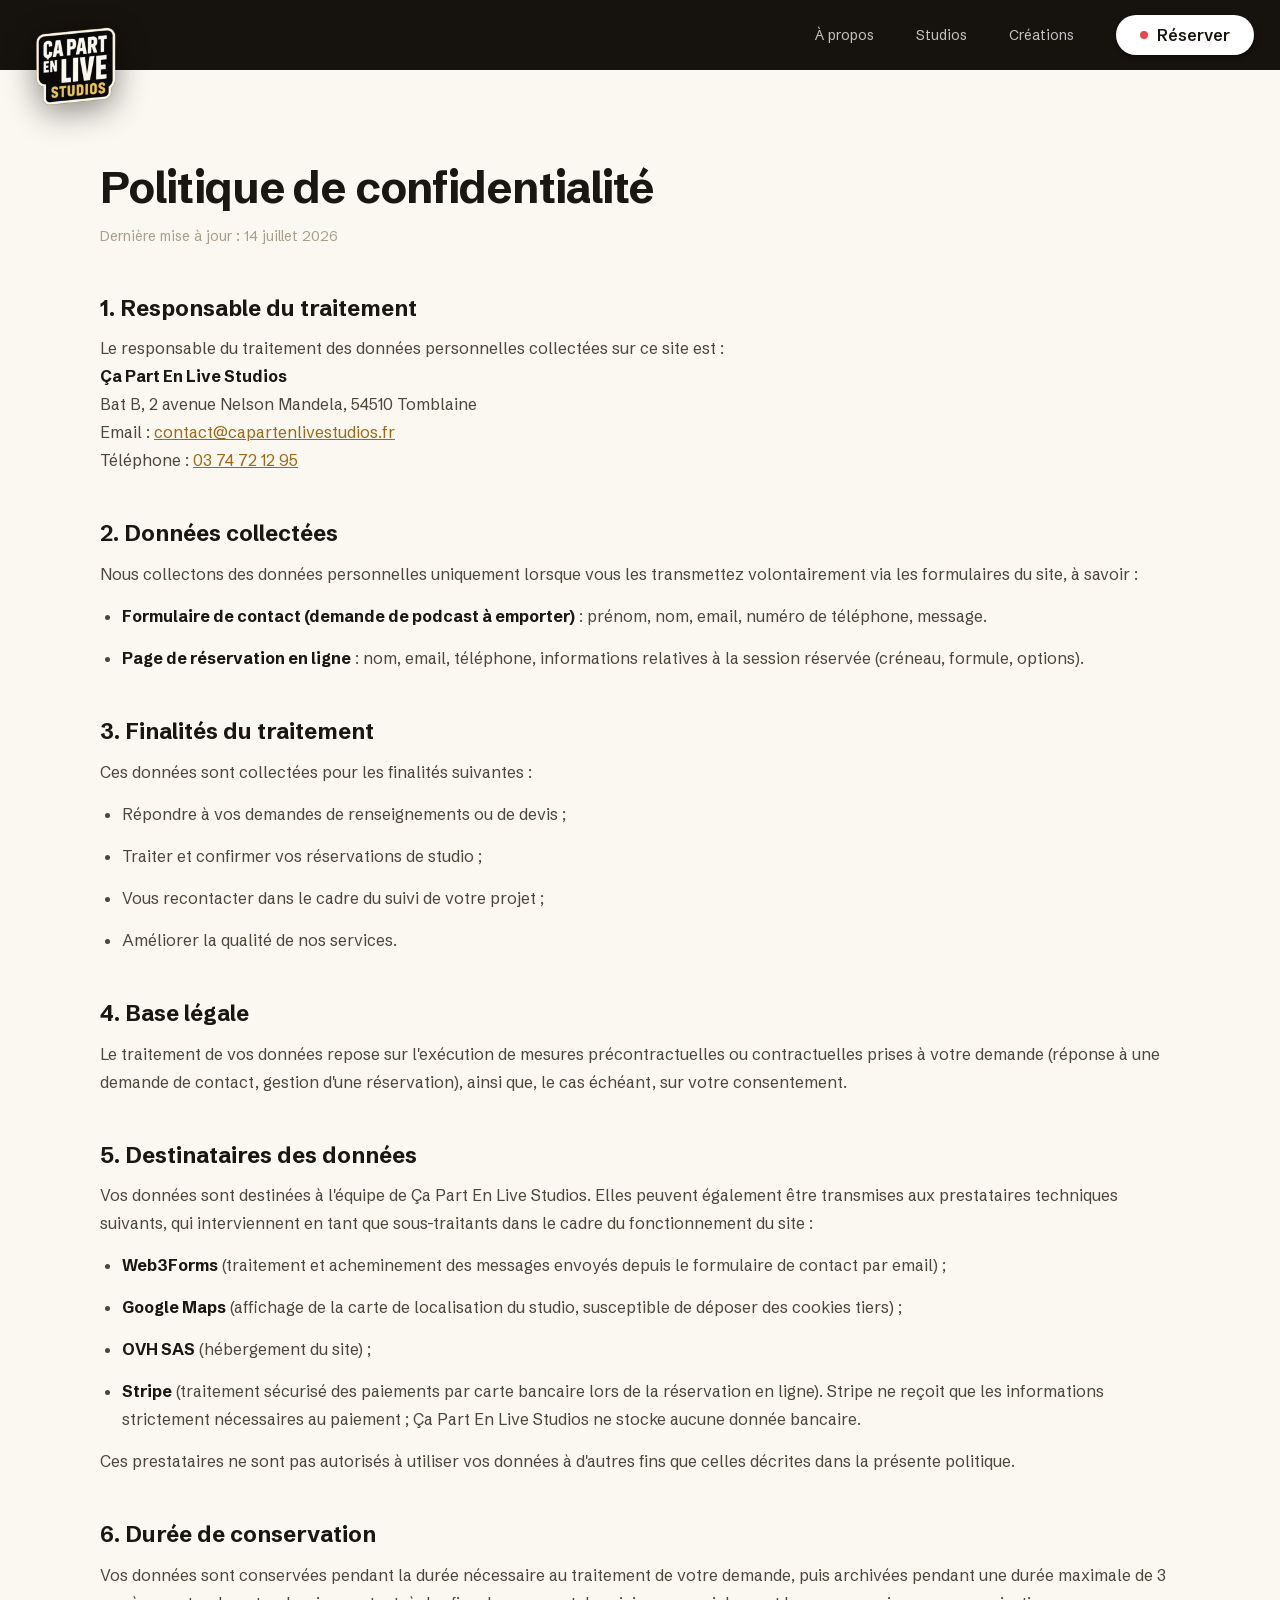
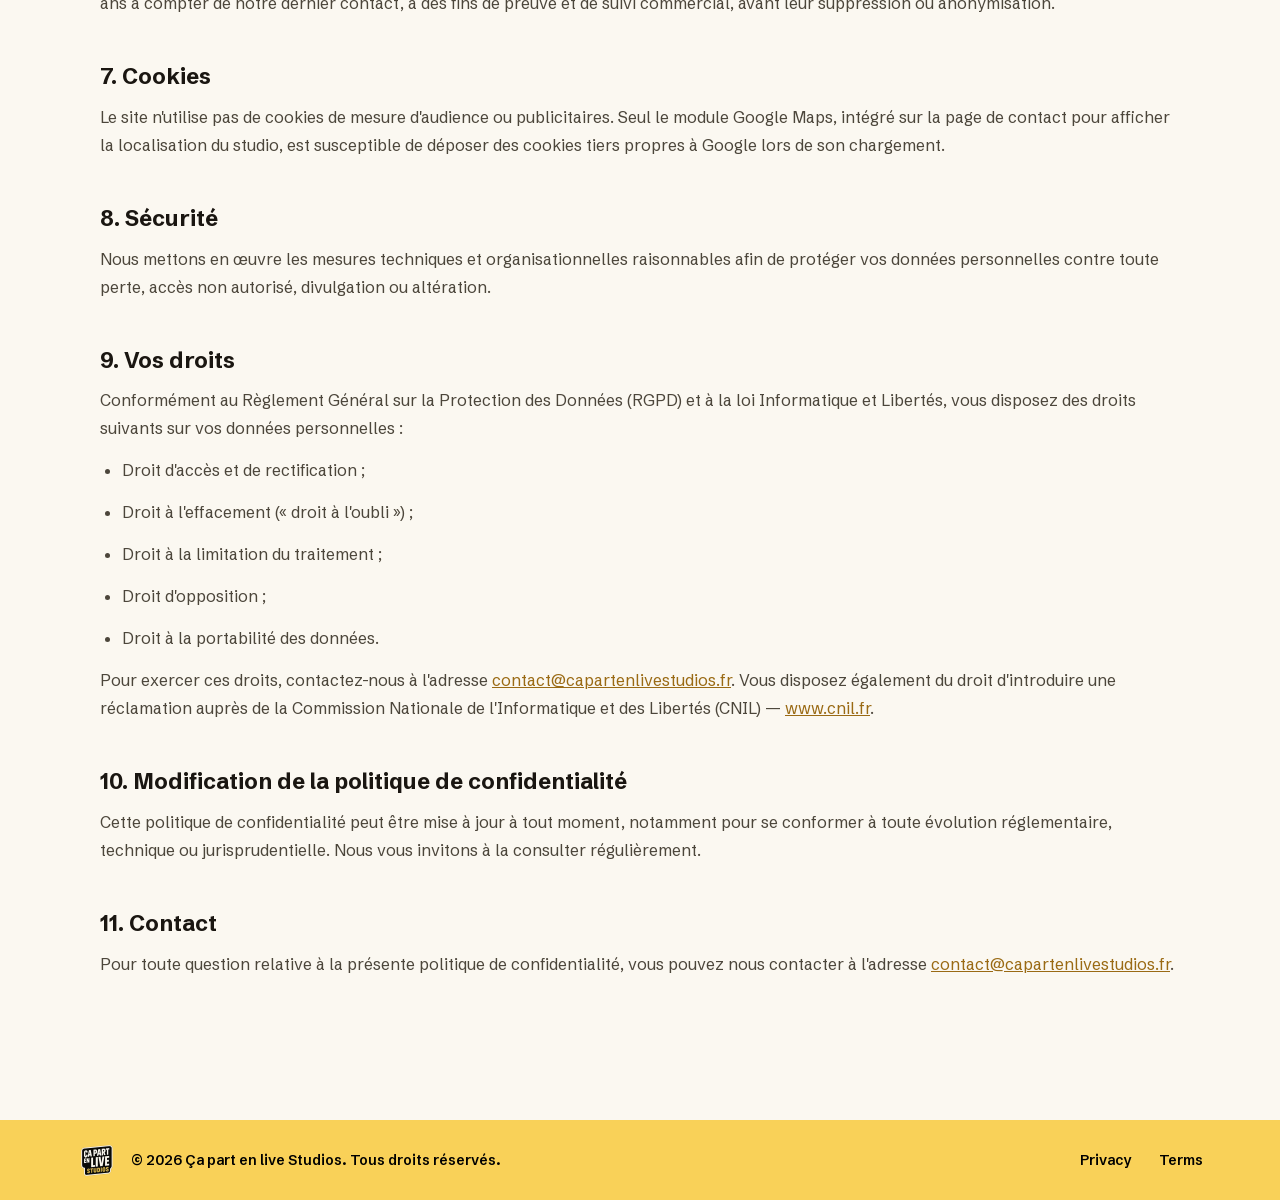
<file: privacy.html>
<!DOCTYPE html>
<html lang="fr">
<head>
  <meta charset="UTF-8">
  <meta name="viewport" content="width=device-width, initial-scale=1.0">
  <title>Politique de confidentialité | Ça Part En Live Studios</title>
  <meta name="description" content="Politique de confidentialité et protection des données personnelles du site Ça Part En Live Studios.">
  <meta name="robots" content="noindex, follow">
  <link rel="icon" href="assets/img/logo-capartenlive.png">
  <link rel="canonical" href="https://www.capartenlivestudios.fr/privacy.html">

  <link rel="preload" href="assets/fonts/schibsted-grotesk-normal-latin.woff2" as="font" type="font/woff2" crossorigin>
  <link rel="stylesheet" href="css/style.css">
</head>
<body class="page-legal">
  <a class="skip-link" href="#contenu">Aller au contenu principal</a>

  <!-- ===================== HEADER ===================== -->
  <header class="site-header" id="siteHeader">
    <nav class="nav" aria-label="Navigation principale">
      <a href="/" class="logo" aria-label="Ça Part En Live Studios - Accueil">
        <img src="assets/img/logo-capartenlive.png" alt="Ça Part En Live Studios" width="320" height="320">
      </a>

      <button class="nav__toggle" id="navToggle" aria-expanded="false" aria-controls="navLinks" aria-label="Ouvrir le menu">
        <span></span><span></span><span></span>
      </button>

      <div class="nav__links" id="navLinks">
        <a href="/#apropos">À propos</a>
        <a href="/#studios">Studios</a>
        <a href="/#creations">Créations</a>
        <a href="/reservation" class="btn btn--light nav__cta"><span class="live-dot" aria-hidden="true"></span>Réserver</a>
      </div>
    </nav>
  </header>

  <main id="contenu">
    <section class="section legal-content">
      <div class="container container--narrow">
        <h1>Politique de confidentialité</h1>
        <p class="legal-updated">Dernière mise à jour : 14 juillet 2026</p>

        <h2>1. Responsable du traitement</h2>
        <p>
          Le responsable du traitement des données personnelles collectées sur ce site est :<br>
          <strong>Ça Part En Live Studios</strong><br>
          Bat B, 2 avenue Nelson Mandela, 54510 Tomblaine<br>
          Email : <a href="mailto:contact@capartenlivestudios.fr">contact@capartenlivestudios.fr</a><br>
          Téléphone : <a href="tel:+33374721295">03 74 72 12 95</a>
        </p>

        <h2>2. Données collectées</h2>
        <p>Nous collectons des données personnelles uniquement lorsque vous les transmettez volontairement via les formulaires du site, à savoir :</p>
        <ul>
          <li><strong>Formulaire de contact (demande de podcast à emporter)</strong> : prénom, nom, email, numéro de téléphone, message.</li>
          <li><strong>Page de réservation en ligne</strong> : nom, email, téléphone, informations relatives à la session réservée (créneau, formule, options).</li>
        </ul>

        <h2>3. Finalités du traitement</h2>
        <p>Ces données sont collectées pour les finalités suivantes :</p>
        <ul>
          <li>Répondre à vos demandes de renseignements ou de devis ;</li>
          <li>Traiter et confirmer vos réservations de studio ;</li>
          <li>Vous recontacter dans le cadre du suivi de votre projet ;</li>
          <li>Améliorer la qualité de nos services.</li>
        </ul>

        <h2>4. Base légale</h2>
        <p>Le traitement de vos données repose sur l'exécution de mesures précontractuelles ou contractuelles prises à votre demande (réponse à une demande de contact, gestion d'une réservation), ainsi que, le cas échéant, sur votre consentement.</p>

        <h2>5. Destinataires des données</h2>
        <p>Vos données sont destinées à l'équipe de Ça Part En Live Studios. Elles peuvent également être transmises aux prestataires techniques suivants, qui interviennent en tant que sous-traitants dans le cadre du fonctionnement du site :</p>
        <ul>
          <li><strong>Web3Forms</strong> (traitement et acheminement des messages envoyés depuis le formulaire de contact par email) ;</li>
          <li><strong>Google Maps</strong> (affichage de la carte de localisation du studio, susceptible de déposer des cookies tiers) ;</li>
          <li><strong>OVH SAS</strong> (hébergement du site) ;</li>
          <li><strong>Stripe</strong> (traitement sécurisé des paiements par carte bancaire lors de la réservation en ligne). Stripe ne reçoit que les informations strictement nécessaires au paiement ; Ça Part En Live Studios ne stocke aucune donnée bancaire.</li>
        </ul>
        <p>Ces prestataires ne sont pas autorisés à utiliser vos données à d'autres fins que celles décrites dans la présente politique.</p>

        <h2>6. Durée de conservation</h2>
        <p>Vos données sont conservées pendant la durée nécessaire au traitement de votre demande, puis archivées pendant une durée maximale de 3 ans à compter de notre dernier contact, à des fins de preuve et de suivi commercial, avant leur suppression ou anonymisation.</p>

        <h2>7. Cookies</h2>
        <p>Le site n'utilise pas de cookies de mesure d'audience ou publicitaires. Seul le module Google Maps, intégré sur la page de contact pour afficher la localisation du studio, est susceptible de déposer des cookies tiers propres à Google lors de son chargement.</p>

        <h2>8. Sécurité</h2>
        <p>Nous mettons en œuvre les mesures techniques et organisationnelles raisonnables afin de protéger vos données personnelles contre toute perte, accès non autorisé, divulgation ou altération.</p>

        <h2>9. Vos droits</h2>
        <p>Conformément au Règlement Général sur la Protection des Données (RGPD) et à la loi Informatique et Libertés, vous disposez des droits suivants sur vos données personnelles :</p>
        <ul>
          <li>Droit d'accès et de rectification ;</li>
          <li>Droit à l'effacement (« droit à l'oubli ») ;</li>
          <li>Droit à la limitation du traitement ;</li>
          <li>Droit d'opposition ;</li>
          <li>Droit à la portabilité des données.</li>
        </ul>
        <p>Pour exercer ces droits, contactez-nous à l'adresse <a href="mailto:contact@capartenlivestudios.fr">contact@capartenlivestudios.fr</a>. Vous disposez également du droit d'introduire une réclamation auprès de la Commission Nationale de l'Informatique et des Libertés (CNIL) — <a href="https://www.cnil.fr" target="_blank" rel="noopener">www.cnil.fr</a>.</p>

        <h2>10. Modification de la politique de confidentialité</h2>
        <p>Cette politique de confidentialité peut être mise à jour à tout moment, notamment pour se conformer à toute évolution réglementaire, technique ou jurisprudentielle. Nous vous invitons à la consulter régulièrement.</p>

        <h2>11. Contact</h2>
        <p>Pour toute question relative à la présente politique de confidentialité, vous pouvez nous contacter à l'adresse <a href="mailto:contact@capartenlivestudios.fr">contact@capartenlivestudios.fr</a>.</p>
      </div>
    </section>
  </main>

  <!-- ===================== FOOTER ===================== -->
  <footer class="footer">
    <div class="container footer__inner">
      <div class="footer__brand">
        <img src="assets/img/logo-capartenlive.png" alt="Ça Part En Live Studios" width="320" height="320">
        <span>© <span id="year">2026</span> Ça part en live Studios. Tous droits réservés.</span>
      </div>
      <span class="footer__links">
        <a href="/privacy">Privacy</a>
        <a href="/terms">Terms</a>
      </span>
    </div>
  </footer>

  <script src="js/main.js" defer></script>
</body>
</html>
</file>
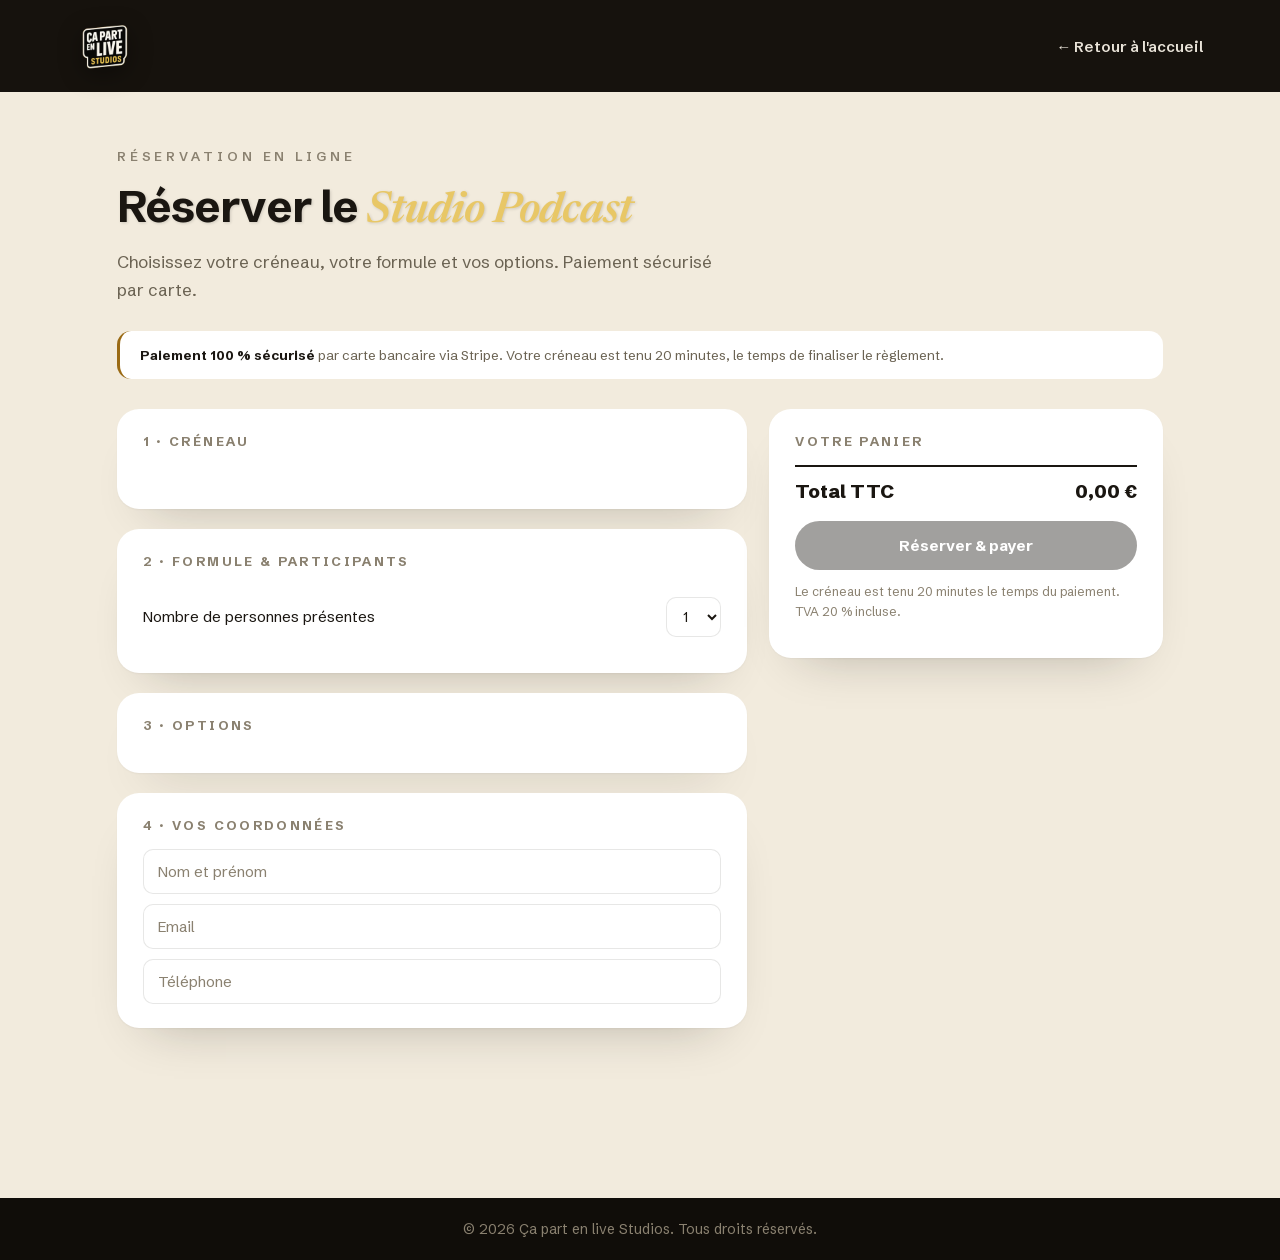
<file: reservation.html>
<!doctype html>
<html lang="fr">
<head>
<meta charset="utf-8" />
<meta name="viewport" content="width=device-width, initial-scale=1" />
<title>Réserver un studio — Ça Part En Live Studios</title>
<meta name="robots" content="noindex, follow">
<link rel="icon" href="assets/img/logo-capartenlive.png">
<style>
  @font-face {
    font-family: 'Schibsted Grotesk';
    font-style: normal;
    font-weight: 400 800;
    font-display: swap;
    src: url("assets/fonts/schibsted-grotesk-normal-latin.woff2") format('woff2');
  }
  @font-face {
    font-family: 'Schibsted Grotesk';
    font-style: italic;
    font-weight: 400 800;
    font-display: swap;
    src: url("assets/fonts/schibsted-grotesk-italic-latin.woff2") format('woff2');
  }
  @font-face {
    font-family: 'Newsreader';
    font-style: italic;
    font-weight: 400 600;
    font-display: swap;
    src: url("assets/fonts/newsreader-italic-latin.woff2") format('woff2');
  }

  :root {
    --bg: #F2EBDD;
    --bg-soft: #FBF8F1;
    --dark: #16120D;
    --ink: #1A1611;
    --muted: #8a8170;
    --text: #6b6353;
    --line: rgba(26, 22, 17, .1);
    --gold: #9A6A14;
    --gold-light: #E8C766;
    --font-sans: 'Schibsted Grotesk', -apple-system, BlinkMacSystemFont, sans-serif;
    --font-serif: 'Newsreader', serif;
    --radius-lg: 22px;
    --radius-md: 14px;
  }

  * { box-sizing: border-box; }
  html { scroll-behavior: smooth; }
  body {
    margin: 0;
    font-family: var(--font-sans);
    color: var(--ink);
    background: var(--bg);
    -webkit-font-smoothing: antialiased;
  }
  img { max-width: 100%; display: block; }
  a { color: inherit; }

  /* ---- Header / footer (identiques au reste du site) ---- */
  .site-header {
    background: var(--dark);
    padding: 18px 6vw;
  }
  .site-header__inner {
    max-width: 1320px;
    margin: 0 auto;
    display: flex;
    align-items: center;
    justify-content: space-between;
  }
  .logo { display: flex; align-items: center; text-decoration: none; }
  .logo img { width: 56px; height: 56px; display: block; filter: drop-shadow(0 6px 12px rgba(0, 0, 0, .4)); }
  .back-link {
    font-size: 15px;
    font-weight: 600;
    color: #e9e3d8;
    text-decoration: none;
  }
  .back-link:hover { color: #fff; }

  .site-footer {
    background: #100d09;
    color: var(--muted);
    padding: 22px 6vw;
    margin-top: 60px;
  }
  .site-footer__inner {
    max-width: 1180px;
    margin: 0 auto;
    display: flex;
    align-items: center;
    justify-content: center;
    gap: 12px;
    font-size: 14px;
    text-align: center;
  }

  /* ---- Page header ---- */
  .wrap { max-width: 1200px; margin: 0 auto; padding: 56px 6vw 90px; }
  .kicker {
    font-size: 13px;
    letter-spacing: .3em;
    text-transform: uppercase;
    color: var(--muted);
    font-weight: 600;
    margin: 0 0 18px;
  }
  h1 {
    font-weight: 700;
    font-size: clamp(30px, 4vw, 44px);
    line-height: 1.1;
    letter-spacing: -.02em;
    margin: 0 0 12px;
    color: var(--ink);
    text-shadow: 1px 1px 3px rgba(0, 0, 0, 0.15);

  }
  h1 .accent {
    font-family: var(--font-serif);
    font-style: italic;
    color: var(--gold-light);
  }
  .sub { color: var(--text); font-size: 17px; line-height: 1.6; margin: 0 0 28px; max-width: 60ch; }

  .banner {
    background: #fff;
    border-left: 3px solid var(--gold);
    border-radius: var(--radius-md);
    box-shadow: 0 18px 40px -28px rgba(26, 22, 17, .35);
    padding: 16px 20px;
    font-size: 13.5px;
    color: var(--text);
    margin-bottom: 30px;
  }
  .banner b { color: var(--ink); }

  /* ---- Layout ---- */
  .grid { display: grid; grid-template-columns: 1.6fr 1fr; gap: 22px; align-items: start; }
  @media (max-width: 760px) { .grid { grid-template-columns: 1fr; } }

  .card {
    background: #fff;
    border-radius: var(--radius-lg);
    padding: 24px 26px;
    margin-bottom: 20px;
    box-shadow: 0 1px 2px rgba(26, 22, 17, .04), 0 26px 50px -32px rgba(26, 22, 17, .3);
  }
  .card h2 {
    font-size: 13px;
    text-transform: uppercase;
    letter-spacing: .18em;
    color: var(--muted);
    font-weight: 700;
    margin: 0 0 16px;
  }

  /* ---- Days / slots ---- */
  .days { display: flex; gap: 8px; overflow-x: auto; padding-bottom: 6px; }
  .day {
    flex: 0 0 auto;
    border: 1px solid var(--line);
    background: #fff;
    border-radius: 999px;
    padding: 9px 16px;
    font: inherit;
    font-size: 13px;
    font-weight: 600;
    cursor: pointer;
    text-align: center;
    text-transform: capitalize;
    color: var(--text);
    transition: transform .15s ease, background .15s ease, color .15s ease;
  }
  .day:hover { transform: translateY(-1px); }
  .day.active { border-color: var(--dark); background: var(--dark); color: #fff; font-weight: 700; }

  .slots { display: grid; grid-template-columns: repeat(auto-fill, minmax(76px, 1fr)); gap: 8px; margin-top: 14px; }
  .slot {
    border: 1px solid var(--line);
    background: #fff;
    border-radius: 999px;
    padding: 10px 0;
    font: inherit;
    font-size: 13.5px;
    font-weight: 600;
    color: var(--text);
    cursor: pointer;
    text-align: center;
    transition: transform .15s ease, background .15s ease, color .15s ease;
  }
  .slot:hover:not(.busy) { transform: translateY(-1px); }
  .slot.busy { opacity: .35; cursor: not-allowed; text-decoration: line-through; }
  .slot.active { border-color: var(--gold); background: var(--gold); color: #fff; font-weight: 700; }

  /* ---- Rows / fields ---- */
  label.row {
    display: flex;
    align-items: center;
    justify-content: space-between;
    gap: 10px;
    padding: 12px 0;
    border-bottom: 1px solid var(--line);
    font-size: 15px;
  }
  label.row:last-child { border-bottom: none; }

  select, input[type=number] {
    font: inherit;
    font-size: 14px;
    padding: 9px 12px;
    border: 1px solid var(--line);
    border-radius: 10px;
    background: #fff;
    color: var(--ink);
  }

  .opt { display: flex; align-items: center; justify-content: space-between; gap: 10px; padding: 13px 0; border-bottom: 1px solid var(--line); font-size: 15px; }
  .opt:last-child { border-bottom: none; }
  .opt small { color: var(--muted); display: block; font-size: 12.5px; margin-top: 2px; }
  .qty { display: flex; align-items: center; gap: 10px; }
  .qty button {
    width: 30px;
    height: 30px;
    border: 1px solid var(--line);
    background: #fff;
    border-radius: 999px;
    cursor: pointer;
    font: inherit;
    font-size: 16px;
    color: var(--ink);
    transition: background .15s ease;
  }
  .qty button:hover { background: var(--bg); }

  .field { display: grid; gap: 10px; }
  .field input {
    font: inherit;
    font-size: 15px;
    padding: 12px 14px;
    border: 1px solid var(--line);
    border-radius: 10px;
    background: #fff;
    color: var(--ink);
  }
  .field input::placeholder { color: var(--muted); }

  /* ---- Cart ---- */
  .cart-line { display: flex; justify-content: space-between; font-size: 14px; padding: 6px 0; color: var(--text); }
  .cart-total {
    display: flex;
    justify-content: space-between;
    font-size: 19px;
    font-weight: 800;
    color: var(--ink);
    border-top: 2px solid var(--ink);
    margin-top: 10px;
    padding-top: 12px;
  }

  .pay {
    width: 100%;
    margin-top: 18px;
    padding: 15px;
    border: none;
    border-radius: 999px;
    background: var(--dark);
    color: #fff;
    font: inherit;
    font-size: 15px;
    font-weight: 700;
    cursor: pointer;
    transition: transform .15s ease, opacity .15s ease;
  }
  .pay:hover:not(:disabled) { transform: translateY(-1px); opacity: .92; }
  .pay:disabled { opacity: .4; cursor: not-allowed; }

  .note { font-size: 12.5px; color: var(--muted); margin-top: 12px; line-height: 1.6; }
  .ok {
    background: #f2f8ee;
    border: 1px solid #cfe3bd;
    color: #3f5c2a;
    border-radius: var(--radius-md);
    padding: 14px 16px;
    font-size: 13.5px;
    margin-top: 14px;
    line-height: 1.5;
  }
  .err { color: #b3432f; font-size: 13px; margin-top: 10px; }
</style>
</head>
<body>

  <header class="site-header">
    <div class="site-header__inner">
      <a href="/" class="logo" aria-label="Ça Part En Live Studios - Accueil">
        <img src="assets/img/logo-capartenlive.png" alt="Ça Part En Live Studios" width="320" height="320">
      </a>
      <a href="/" class="back-link">← Retour à l'accueil</a>
    </div>
  </header>

<div class="wrap">
  <p class="kicker">Réservation en ligne</p>
  <h1>Réserver le <span class="accent">Studio Podcast</span></h1>
  <p class="sub">Choisissez votre créneau, votre formule et vos options. Paiement sécurisé par carte.</p>
  <div class="banner"><b>Paiement 100 % sécurisé</b> par carte bancaire via Stripe. Votre créneau est tenu 20 minutes, le temps de finaliser le règlement.</div>

  <div class="grid">
    <div>
      <!-- Créneau -->
      <div class="card">
        <h2>1 · Créneau</h2>
        <div class="days" id="days"></div>
        <div class="slots" id="slots"></div>
        <div id="durationWrap" style="margin-top:14px; display:none;">
          <label class="row"><span>Durée de location</span>
            <select id="hours"></select>
          </label>
        </div>
      </div>

      <!-- Formule + participants -->
      <div class="card">
        <h2>2 · Formule &amp; participants</h2>
        <div id="formules"></div>
        <label class="row"><span>Nombre de personnes présentes</span>
          <select id="participants"><option>1</option><option>2</option><option>3</option></select>
        </label>
      </div>

      <!-- Options -->
      <div class="card">
        <h2>3 · Options</h2>
        <div id="options"></div>
      </div>

      <!-- Coordonnées -->
      <div class="card">
        <h2>4 · Vos coordonnées</h2>
        <div class="field">
          <input id="name" placeholder="Nom et prénom" />
          <input id="email" type="email" placeholder="Email" />
          <input id="phone" placeholder="Téléphone" />
          <input id="company_extra" style="display:none" tabindex="-1" autocomplete="off" />
        </div>
      </div>
    </div>

    <!-- Panier -->
    <div>
      <div class="card" style="position:sticky; top:16px;">
        <h2>Votre panier</h2>
        <div id="cart"></div>
        <div class="cart-total"><span>Total TTC</span><span id="total">0,00 €</span></div>
        <button class="pay" id="pay" disabled>Réserver &amp; payer</button>
        <div class="err" id="err"></div>
        <div id="result"></div>
        <p class="note">Le créneau est tenu 20 minutes le temps du paiement. TVA 20 % incluse.</p>
      </div>
    </div>
  </div>
</div>

  <footer class="site-footer">
    <div class="site-footer__inner">
      <span>© <span id="year">2026</span> Ça part en live Studios. Tous droits réservés.</span>
    </div>
  </footer>

<script>
const API = 'https://crm-global-five.vercel.app/api/studio-booking'; // Source de vérité de l'agenda (catalogue, dispos, hold) — le paiement Stripe n'est PAS géré par le CRM, voir CHECKOUT_API ci-dessous
const CHECKOUT_API = '[URL_DU_BACKEND_OVH]/create-checkout.php'; // ex: https://api.capartenlivestudios.fr/create-checkout.php — voir dossier /backend
const fmt = (n) => (Number(n)||0).toLocaleString('fr-FR',{minimumFractionDigits:2,maximumFractionDigits:2}) + ' €';
let CAT = null, DAYS = [], sel = { day:null, startAt:null, startHour:null, hours:1, formule:null, participants:1, options:{} };

document.getElementById('year').textContent = new Date().getFullYear();

async function boot(){
  CAT = await (await fetch(API + '?action=catalog')).json();
  renderFormules(); renderOptions();
  const av = await (await fetch(API)).json();
  DAYS = av.days || [];
  renderDays();
  document.getElementById('participants').onchange = (e)=>{ sel.participants = +e.target.value; };
  document.getElementById('hours').onchange = (e)=>{ sel.hours = +e.target.value; refresh(); };
  document.getElementById('pay').onclick = doHold;
}

function renderDays(){
  const el = document.getElementById('days'); el.innerHTML='';
  DAYS.forEach((d,i)=>{
    const b = document.createElement('button'); b.className='day'+(i===0?' active':'');
    const dt = new Date(d.date+'T12:00:00');
    b.innerHTML = dt.toLocaleDateString('fr-FR',{weekday:'short',day:'numeric',month:'short'});
    b.onclick = ()=>{ document.querySelectorAll('.day').forEach(x=>x.classList.remove('active')); b.classList.add('active'); showDay(d); };
    el.appendChild(b);
  });
  if(DAYS[0]) showDay(DAYS[0]);
}
function showDay(d){
  sel.day = d; sel.startAt=null; sel.startHour=null;
  const el = document.getElementById('slots'); el.innerHTML='';
  d.slots.forEach(s=>{
    const b = document.createElement('button'); b.className='slot'+(s.free?'':' busy');
    b.textContent = s.label;
    if(s.free) b.onclick = ()=> pickSlot(d, s, b);
    el.appendChild(b);
  });
  document.getElementById('durationWrap').style.display='none';
  refresh();
}
function pickSlot(d, s, btn){
  document.querySelectorAll('.slot').forEach(x=>x.classList.remove('active')); btn.classList.add('active');
  sel.startAt = s.startAt; sel.startHour = +s.label.slice(0,2);
  // durée max = nb de créneaux libres consécutifs à partir du départ
  const idx = d.slots.findIndex(x=>x.startAt===s.startAt);
  let maxH=0; for(let i=idx;i<d.slots.length && d.slots[i].free;i++) maxH++;
  const hs = document.getElementById('hours'); hs.innerHTML='';
  for(let h=1;h<=maxH;h++){ const o=document.createElement('option'); o.value=h; o.textContent=h+' h'; hs.appendChild(o); }
  sel.hours = 1; document.getElementById('durationWrap').style.display='block';
  refresh();
}
function renderFormules(){
  const el = document.getElementById('formules'); el.innerHTML='';
  Object.entries(CAT.formules).forEach(([key,f],i)=>{
    const id='f_'+key;
    const row=document.createElement('label'); row.className='row';
    row.innerHTML = `<span><input type="radio" name="formule" id="${id}" ${i===0?'checked':''}> ${f.label}</span><b>${fmt(f.prix_ttc)} / h</b>`;
    row.querySelector('input').onchange=()=>{ sel.formule=key; refresh(); };
    el.appendChild(row);
    if(i===0) sel.formule=key;
  });
}
function renderOptions(){
  const el = document.getElementById('options'); el.innerHTML='';
  Object.entries(CAT.options).forEach(([key,o])=>{
    sel.options[key]=0;
    const wrap=document.createElement('div'); wrap.className='opt';
    wrap.innerHTML = `<div>${o.label}<small>${fmt(o.prix_ttc)}${o.max?` · max ${o.max}`:''}</small></div>`;
    const q=document.createElement('div'); q.className='qty';
    const minus=document.createElement('button'); minus.textContent='−';
    const val=document.createElement('span'); val.textContent='0'; val.style.minWidth='18px'; val.style.textAlign='center';
    const plus=document.createElement('button'); plus.textContent='+';
    minus.onclick=()=>{ sel.options[key]=Math.max(0,sel.options[key]-1); val.textContent=sel.options[key]; refresh(); };
    plus.onclick=()=>{ const m=o.max||99; sel.options[key]=Math.min(m,sel.options[key]+1); val.textContent=sel.options[key]; refresh(); };
    q.append(minus,val,plus); wrap.appendChild(q); el.appendChild(wrap);
  });
}
function refresh(){
  const cart = document.getElementById('cart'); cart.innerHTML=''; let total=0;
  if(sel.formule && sel.startAt){
    const f=CAT.formules[sel.formule]; const lt=f.prix_ttc*sel.hours; total+=lt;
    cart.innerHTML += `<div class="cart-line"><span>${f.label} × ${sel.hours} h</span><span>${fmt(lt)}</span></div>`;
  }
  Object.entries(sel.options).forEach(([key,q])=>{ if(q>0){ const o=CAT.options[key]; const lt=o.prix_ttc*q; total+=lt;
    cart.innerHTML += `<div class="cart-line"><span>${o.label} × ${q}</span><span>${fmt(lt)}</span></div>`; }});
  document.getElementById('total').textContent = fmt(total);
  const ready = sel.startAt && sel.formule && total>0;
  document.getElementById('pay').disabled = !ready;
}
async function doHold(){
  document.getElementById('err').textContent=''; document.getElementById('result').innerHTML='';
  const btn=document.getElementById('pay'); btn.disabled=true; btn.textContent='Réservation…';
  const options = Object.entries(sel.options).filter(([,q])=>q>0).map(([key,qty])=>({key,qty}));
  const body = {
    action:'hold', startAt:sel.startAt, hours:sel.hours, participants:+document.getElementById('participants').value,
    formule:sel.formule, options,
    name:document.getElementById('name').value.trim(), email:document.getElementById('email').value.trim(),
    phone:document.getElementById('phone').value.trim(), company_extra:document.getElementById('company_extra').value,
  };
  try{
    const r = await fetch(API,{ method:'POST', headers:{'Content-Type':'application/json'}, body:JSON.stringify(body) });
    const d = await r.json();
    if(!r.ok){ document.getElementById('err').textContent = d.error || 'Erreur'; btn.disabled=false; btn.textContent='Réserver & payer'; return; }
    document.getElementById('result').innerHTML =
      `<div class="ok"><b>Créneau réservé ✔</b><br>Réf. ${d.bookingId} — Montant : <b>${fmt(d.amount_ttc)}</b><br>
       <small>Redirection vers le paiement sécurisé…</small></div>`;
    btn.textContent = 'Redirection…';
    await goToStripeCheckout(d.bookingId, d.amount_ttc, body.email);
  }catch(e){ document.getElementById('err').textContent='Connexion impossible'; btn.disabled=false; btn.textContent='Réserver & payer'; }
}

/**
 * Demande au backend du site (/backend/create-checkout.php, hébergé sur OVH — pas
 * le CRM, qui n'implémente pas cette étape) de créer une session Stripe Checkout,
 * puis redirige vers Stripe.
 *
 * ⚠️ La clé secrète Stripe ne doit JAMAIS être utilisée côté navigateur — c'est
 * exactement ce que fait create-checkout.php, qui renvoie uniquement l'URL Stripe.
 */
async function goToStripeCheckout(bookingId, amount_ttc, email){
  const btn = document.getElementById('pay');
  try{
    const r = await fetch(CHECKOUT_API, {
      method:'POST',
      headers:{'Content-Type':'application/json'},
      body: JSON.stringify({ bookingId, amount_ttc, email }),
    });
    const d = await r.json();
    if(!r.ok || !d.url){
      document.getElementById('err').textContent = d.error || 'Impossible de démarrer le paiement Stripe pour le moment.';
      btn.disabled = false; btn.textContent = 'Réserver & payer';
      return;
    }
    window.location.href = d.url; // Redirection vers Stripe Checkout
  }catch(e){
    document.getElementById('err').textContent = 'Connexion au paiement impossible.';
    btn.disabled = false; btn.textContent = 'Réserver & payer';
  }
}

/**
 * Au retour de Stripe Checkout (success_url / cancel_url), affiche le résultat.
 */
function handleStripeReturn(){
  const params = new URLSearchParams(window.location.search);
  const checkout = params.get('checkout');
  if(!checkout) return;

  const booking = params.get('booking') || '';
  if(checkout === 'success'){
    document.getElementById('result').innerHTML =
      `<div class="ok"><b>Paiement confirmé ✔</b><br>Réf. ${booking} — Un email et un SMS de confirmation vous ont été envoyés.</div>`;
    document.getElementById('pay').textContent = 'Réservé';
    document.getElementById('pay').disabled = true;
  } else if(checkout === 'cancelled'){
    document.getElementById('err').textContent = 'Paiement annulé — votre créneau n\'a pas été confirmé. Vous pouvez réessayer.';
  }
  // Nettoie l'URL pour éviter de ré-afficher ce message après un rafraîchissement.
  params.delete('checkout'); params.delete('booking');
  const clean = window.location.pathname + (params.toString() ? `?${params}` : '');
  window.history.replaceState({}, '', clean);
}

handleStripeReturn();
boot();
</script>
</body>
</html>
</file>
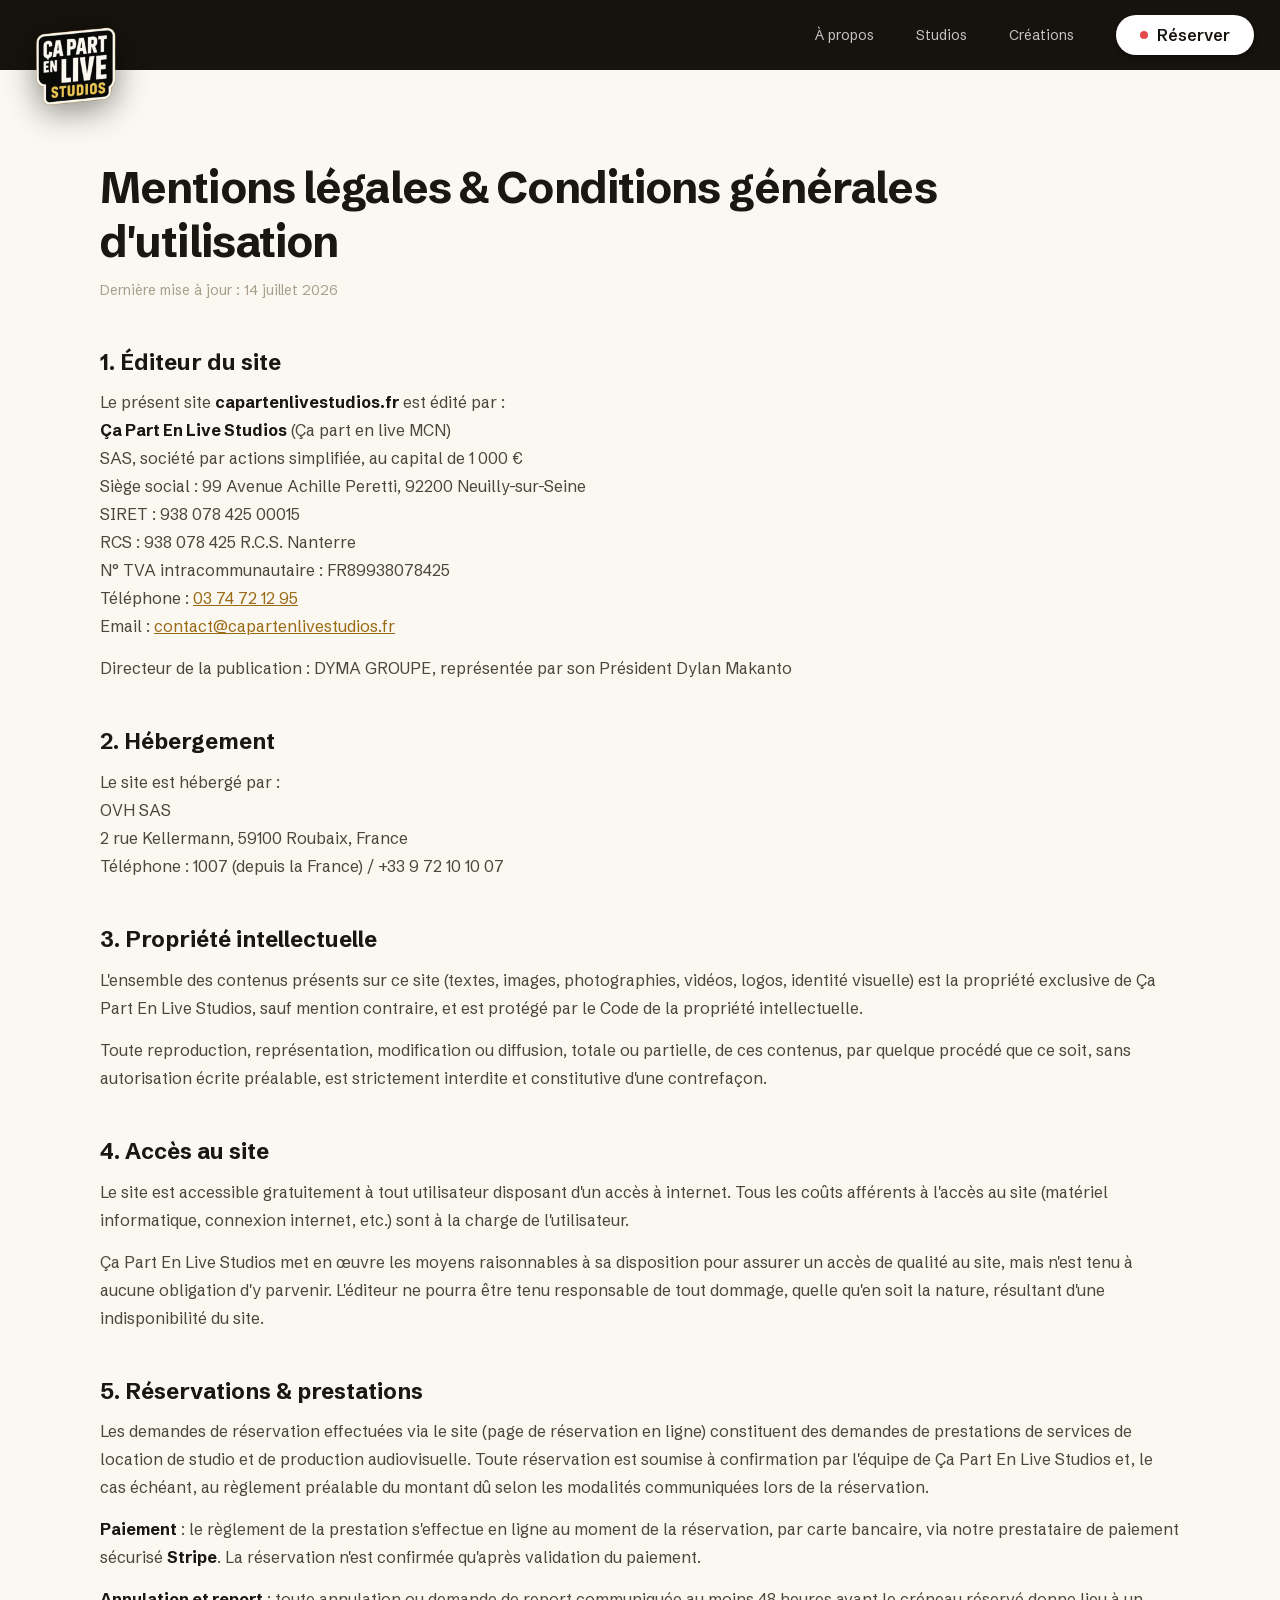
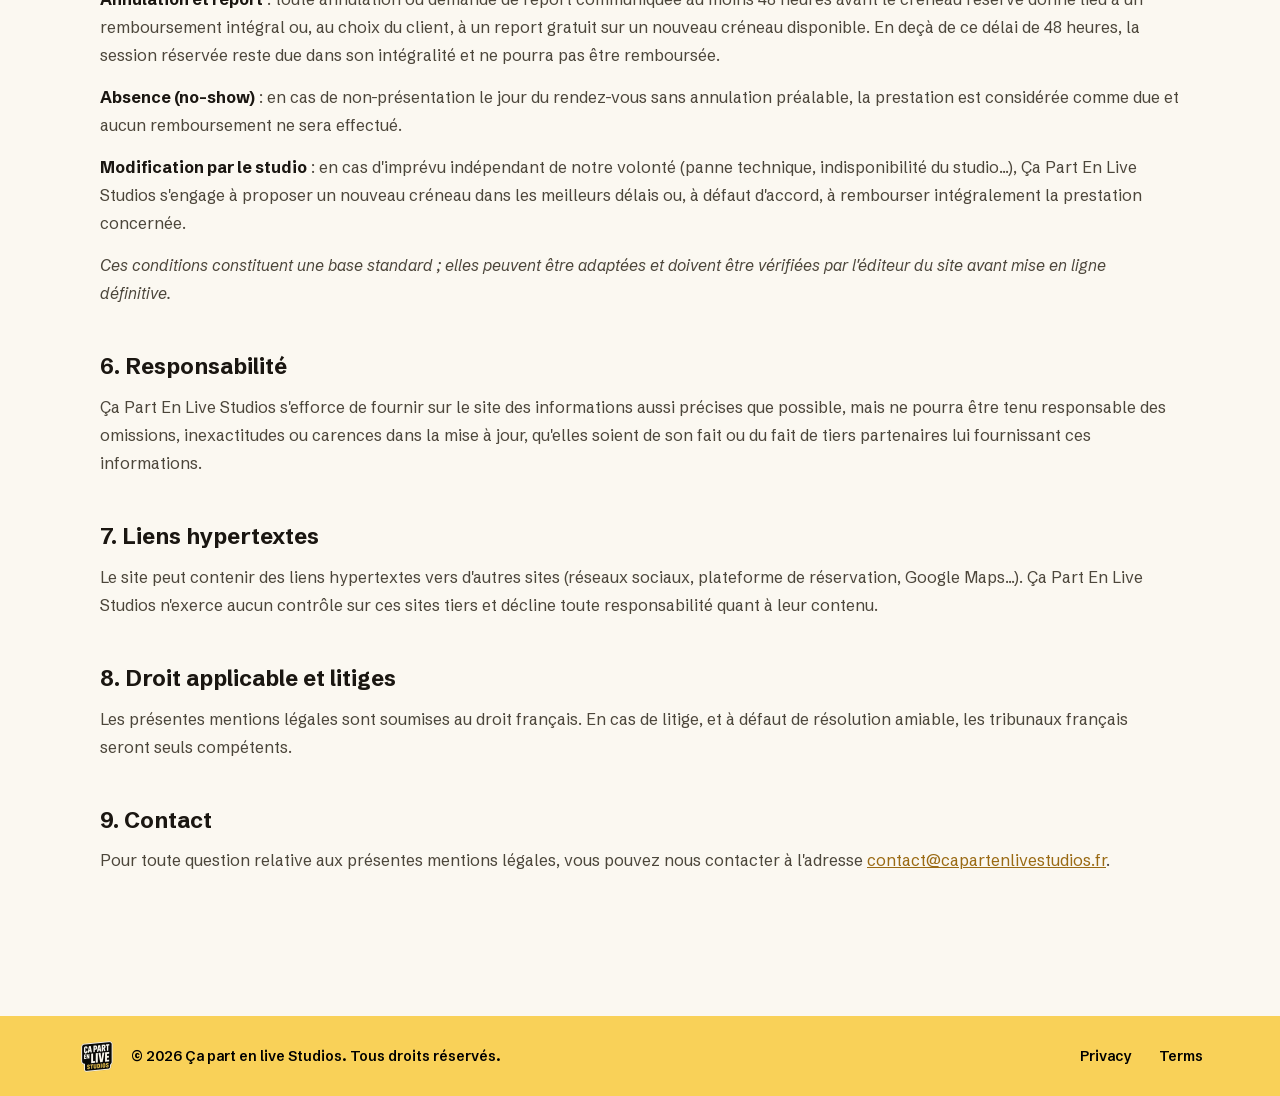
<file: terms.html>
<!DOCTYPE html>
<html lang="fr">
<head>
  <meta charset="UTF-8">
  <meta name="viewport" content="width=device-width, initial-scale=1.0">
  <title>Mentions légales & CGU | Ça Part En Live Studios</title>
  <meta name="description" content="Mentions légales et conditions générales d'utilisation du site Ça Part En Live Studios.">
  <meta name="robots" content="noindex, follow">
  <link rel="icon" href="assets/img/logo-capartenlive.png">
  <link rel="canonical" href="https://www.capartenlivestudios.fr/terms.html">

  <link rel="preload" href="assets/fonts/schibsted-grotesk-normal-latin.woff2" as="font" type="font/woff2" crossorigin>
  <link rel="stylesheet" href="css/style.css">
</head>
<body class="page-legal">
  <a class="skip-link" href="#contenu">Aller au contenu principal</a>

  <!-- ===================== HEADER ===================== -->
  <header class="site-header" id="siteHeader">
    <nav class="nav" aria-label="Navigation principale">
      <a href="/" class="logo" aria-label="Ça Part En Live Studios - Accueil">
        <img src="assets/img/logo-capartenlive.png" alt="Ça Part En Live Studios" width="320" height="320">
      </a>

      <button class="nav__toggle" id="navToggle" aria-expanded="false" aria-controls="navLinks" aria-label="Ouvrir le menu">
        <span></span><span></span><span></span>
      </button>

      <div class="nav__links" id="navLinks">
        <a href="/#apropos">À propos</a>
        <a href="/#studios">Studios</a>
        <a href="/#creations">Créations</a>
        <a href="/reservation" class="btn btn--light nav__cta"><span class="live-dot" aria-hidden="true"></span>Réserver</a>
      </div>
    </nav>
  </header>

  <main id="contenu">
    <section class="section legal-content">
      <div class="container container--narrow">
        <h1>Mentions légales &amp; Conditions générales d'utilisation</h1>
        <p class="legal-updated">Dernière mise à jour : 14 juillet 2026</p>

        <h2>1. Éditeur du site</h2>
        <p>
          Le présent site <strong>capartenlivestudios.fr</strong> est édité par :<br>
          <strong>Ça Part En Live Studios</strong> (Ça part en live MCN)<br>
          SAS, société par actions simplifiée, au capital de 1 000 €<br>
          Siège social : 99 Avenue Achille Peretti, 92200 Neuilly-sur-Seine<br>
          SIRET : 938 078 425 00015<br>
          RCS : 938 078 425 R.C.S. Nanterre<br>
          N° TVA intracommunautaire : FR89938078425<br>
          Téléphone : <a href="tel:+33374721295">03 74 72 12 95</a><br>
          Email : <a href="mailto:contact@capartenlivestudios.fr">contact@capartenlivestudios.fr</a>
        </p>
        <p>Directeur de la publication : DYMA GROUPE, représentée par son Président Dylan Makanto</p>

        <h2>2. Hébergement</h2>
        <p>
          Le site est hébergé par :<br>
          OVH SAS<br>
          2 rue Kellermann, 59100 Roubaix, France<br>
          Téléphone : 1007 (depuis la France) / +33 9 72 10 10 07
        </p>

        <h2>3. Propriété intellectuelle</h2>
        <p>L'ensemble des contenus présents sur ce site (textes, images, photographies, vidéos, logos, identité visuelle) est la propriété exclusive de Ça Part En Live Studios, sauf mention contraire, et est protégé par le Code de la propriété intellectuelle.</p>
        <p>Toute reproduction, représentation, modification ou diffusion, totale ou partielle, de ces contenus, par quelque procédé que ce soit, sans autorisation écrite préalable, est strictement interdite et constitutive d'une contrefaçon.</p>

        <h2>4. Accès au site</h2>
        <p>Le site est accessible gratuitement à tout utilisateur disposant d'un accès à internet. Tous les coûts afférents à l'accès au site (matériel informatique, connexion internet, etc.) sont à la charge de l'utilisateur.</p>
        <p>Ça Part En Live Studios met en œuvre les moyens raisonnables à sa disposition pour assurer un accès de qualité au site, mais n'est tenu à aucune obligation d'y parvenir. L'éditeur ne pourra être tenu responsable de tout dommage, quelle qu'en soit la nature, résultant d'une indisponibilité du site.</p>

        <h2>5. Réservations &amp; prestations</h2>
        <p>Les demandes de réservation effectuées via le site (page de réservation en ligne) constituent des demandes de prestations de services de location de studio et de production audiovisuelle. Toute réservation est soumise à confirmation par l'équipe de Ça Part En Live Studios et, le cas échéant, au règlement préalable du montant dû selon les modalités communiquées lors de la réservation.</p>
        <p><strong>Paiement</strong> : le règlement de la prestation s'effectue en ligne au moment de la réservation, par carte bancaire, via notre prestataire de paiement sécurisé <strong>Stripe</strong>. La réservation n'est confirmée qu'après validation du paiement.</p>
        <p><strong>Annulation et report</strong> : toute annulation ou demande de report communiquée au moins 48 heures avant le créneau réservé donne lieu à un remboursement intégral ou, au choix du client, à un report gratuit sur un nouveau créneau disponible. En deçà de ce délai de 48 heures, la session réservée reste due dans son intégralité et ne pourra pas être remboursée.</p>
        <p><strong>Absence (no-show)</strong> : en cas de non-présentation le jour du rendez-vous sans annulation préalable, la prestation est considérée comme due et aucun remboursement ne sera effectué.</p>
        <p><strong>Modification par le studio</strong> : en cas d'imprévu indépendant de notre volonté (panne technique, indisponibilité du studio...), Ça Part En Live Studios s'engage à proposer un nouveau créneau dans les meilleurs délais ou, à défaut d'accord, à rembourser intégralement la prestation concernée.</p>
        <p><em>Ces conditions constituent une base standard ; elles peuvent être adaptées et doivent être vérifiées par l'éditeur du site avant mise en ligne définitive.</em></p>

        <h2>6. Responsabilité</h2>
        <p>Ça Part En Live Studios s'efforce de fournir sur le site des informations aussi précises que possible, mais ne pourra être tenu responsable des omissions, inexactitudes ou carences dans la mise à jour, qu'elles soient de son fait ou du fait de tiers partenaires lui fournissant ces informations.</p>

        <h2>7. Liens hypertextes</h2>
        <p>Le site peut contenir des liens hypertextes vers d'autres sites (réseaux sociaux, plateforme de réservation, Google Maps...). Ça Part En Live Studios n'exerce aucun contrôle sur ces sites tiers et décline toute responsabilité quant à leur contenu.</p>

        <h2>8. Droit applicable et litiges</h2>
        <p>Les présentes mentions légales sont soumises au droit français. En cas de litige, et à défaut de résolution amiable, les tribunaux français seront seuls compétents.</p>

        <h2>9. Contact</h2>
        <p>Pour toute question relative aux présentes mentions légales, vous pouvez nous contacter à l'adresse <a href="mailto:contact@capartenlivestudios.fr">contact@capartenlivestudios.fr</a>.</p>
      </div>
    </section>
  </main>

  <!-- ===================== FOOTER ===================== -->
  <footer class="footer">
    <div class="container footer__inner">
      <div class="footer__brand">
        <img src="assets/img/logo-capartenlive.png" alt="Ça Part En Live Studios" width="320" height="320">
        <span>© <span id="year">2026</span> Ça part en live Studios. Tous droits réservés.</span>
      </div>
      <span class="footer__links">
        <a href="/privacy">Privacy</a>
        <a href="/terms">Terms</a>
      </span>
    </div>
  </footer>

  <script src="js/main.js" defer></script>
</body>
</html>
</file>
<file: css/style.css>
/* ==========================================================================
   Ça Part En Live Studios — Stylesheet
   ========================================================================== */

/* ---- Fonts (self-hosted) ---- */
@import url('https://fonts.googleapis.com/css2?family=Archivo+Black&display=swap');
.archivo-black {
  font-family: "Archivo Black", sans-serif;
  font-weight: 400;
  font-style: normal;
}

@font-face {
  font-family: 'Schibsted Grotesk';
  font-style: normal;
  font-weight: 400 800;
  font-display: swap;
  src: url("../assets/fonts/schibsted-grotesk-normal-latin.woff2") format('woff2');
  unicode-range: U+0000-00FF, U+0131, U+0152-0153, U+02BB-02BC, U+02C6, U+02DA, U+02DC, U+0304, U+0308, U+0329, U+2000-206F, U+20AC, U+2122, U+2191, U+2193, U+2212, U+2215, U+FEFF, U+FFFD;
}
@font-face {
  font-family: 'Schibsted Grotesk';
  font-style: italic;
  font-weight: 400 800;
  font-display: swap;
  src: url("../assets/fonts/schibsted-grotesk-italic-latin.woff2") format('woff2');
  unicode-range: U+0000-00FF, U+0131, U+0152-0153, U+02BB-02BC, U+02C6, U+02DA, U+02DC, U+0304, U+0308, U+0329, U+2000-206F, U+20AC, U+2122, U+2191, U+2193, U+2212, U+2215, U+FEFF, U+FFFD;
}
@font-face {
  font-family: 'Newsreader';
  font-style: italic;
  font-weight: 400 600;
  font-display: swap;
  src: url("../assets/fonts/newsreader-italic-latin.woff2") format('woff2');
  unicode-range: U+0000-00FF, U+0131, U+0152-0153, U+02BB-02BC, U+02C6, U+02DA, U+02DC, U+0304, U+0308, U+0329, U+2000-206F, U+20AC, U+2122, U+2191, U+2193, U+2212, U+2215, U+FEFF, U+FFFD;
}

/* ---- Design tokens ---- */
:root {
  --color-bg: #FBF8F1;
  --color-bg-alt: #fff;
  --color-bg-soft: #FBF8F1;
  --color-dark: #16120D;
  --color-dark-2: #100d09;
  --color-ink: #1A1611;
  --color-text: #4c463b;
  --color-text-strong: #4f4838;
  --color-muted: #a89e8b;
  --color-gold: #9A6A14;
  --color-gold-light: #F9D158;
  --color-cream: #d8d1c4;
  --font-sans: 'Schibsted Grotesk', -apple-system, BlinkMacSystemFont, sans-serif;
  --font-serif: 'Newsreader', serif;
  --max-width: 1280px;
  --radius-lg: 22px;
  --radius-md: 16px;
}

/* ---- Reset ---- */
*, *::before, *::after { box-sizing: border-box; }
html { scroll-behavior: smooth; }
body {
  margin: 0;
  font-family: var(--font-sans);
  background: var(--color-bg);
  color: var(--color-ink);
  -webkit-font-smoothing: antialiased;
  text-rendering: optimizeLegibility;
}
img { max-width: 100%; display: block; }
a { color: inherit; }
h1, h2, h3, p, ul, ol { margin: 0; }
ul, ol { padding: 0; list-style: none; }
::selection { background: var(--color-gold); color: #fff; }

.skip-link {
  position: absolute;
  left: -9999px;
  top: 0;
  background: #fff;
  color: var(--color-ink);
  padding: 12px 20px;
  z-index: 999;
  border-radius: 0 0 8px 0;
}
.skip-link:focus { left: 0; }

/* ---- Layout helpers ---- */
.container {
  max-width: var(--max-width);
  margin: 0 auto;
  width: 100%;
}
.container--narrow { max-width: 1080px; }
.container--wide { max-width: 1320px; }

.section { padding: clamp(70px, 10vw, 130px) 6vw; }
.section--alt { background: var(--color-bg-alt); }
.section--soft { background: var(--color-bg-soft); }
.section--dark { background: var(--color-dark); color: #fff; position: relative; overflow: hidden; }
.section--center { text-align: center; }
.section--tight { padding-top: clamp(50px, 6vw, 90px); padding-bottom: clamp(50px, 6vw, 90px); }

.eyebrow {
  font-size: 13px;
  letter-spacing: .3em;
  text-transform: uppercase;
  color: var(--color-muted);
  font-weight: 600;
  margin: 0 0 28px;
}
.eyebrow--center { text-align: center; }

h2 {
  font-weight: 700;
  font-size: clamp(32px, 4.6vw, 56px);
  line-height: 1.08;
  letter-spacing: -.02em;
  display: flex;
  flex-direction: column;
  gap: 4px;
}
.h-center { align-items: center; }
.t-center { text-align: center; }
h2 span { display: block; }
.accent-italic {
  font-family: var(--font-serif);
  font-style: italic;
  font-weight: 800;
  color: var(--color-gold-light);
  text-shadow: 1px 1px 3px rgba(0, 0, 0, 0.15);
}
.accent-italic--block { display: block; margin-top: 6px; }
.accent-italic--center { text-align: center; }
.accent-serif {
  font-family: var(--font-serif);
  font-style: italic;
  font-weight: 500;
  color: var(--color-ink);
}

.lead {
  margin: 34px auto 0;
  font-size: clamp(18px, 2vw, 21px);
  line-height: 1.6;
  color: var(--color-text-strong);
  max-width: 62ch;
  font-weight: 500;
}
.text {
  margin: 18px 0 0;
  font-size: 17px;
  line-height: 1.75;
  color: #0f0f0f;
}
.text:first-child { margin-top: 0; }
.text--wide { max-width: 74ch; margin-left: auto; margin-right: auto; }
.text--strong { color: var(--color-ink); font-weight: 600; font-size: 18px; }
.text--emphasis { color: var(--color-gold); font-weight: 700; }
.text--center { text-align: center; margin: 46px auto 26px; font-size: 17px; color: var(--color-text); }
strong { color: var(--color-ink); }

.pill {
	padding: 15px 0px;
	border-radius: 999px;
	font-weight: 600;
	font-size: 120px;
	white-space: nowrap;
	text-transform: uppercase;
	color: #1c1c1c;
	text-shadow: 1px 1px 5px rgba(0, 0, 0, 0.15);
	display: flex;
	align-items: center;
	gap: 20px;
}

.pill::after {
	content: "";
	width: 130px;
	height: 130px;
	display: block;
	background-image: url(../assets/img/logo-capartenlive.png);
	background-size: contain;
	background-repeat: no-repeat;
	background-position: center;
}

/* ---- Specialty marquee (bandeau défilant) ---- */
.specialty-marquee {
  position: relative;
  width: 100%;
  margin-top: 24px;
  overflow: hidden;
  -webkit-mask-image: linear-gradient(90deg, transparent 0, #000 10%, #000 90%, transparent 100%);
  mask-image: linear-gradient(90deg, transparent 0, #000 10%, #000 90%, transparent 100%);
}
.specialty-marquee__track {
  display: flex;
  gap: 16px;
  width: max-content;
  animation: video-row-scroll-left 60s linear infinite;
  will-change: transform;
  transform: translateZ(0);
  backface-visibility: hidden;
}
.specialty-marquee:hover .specialty-marquee__track { animation-play-state: paused; }
.specialty-marquee__track .pill { flex: 0 0 auto; }

.cta-stack {
  display: flex;
  flex-direction: column;
  align-items: center;
  gap: 16px;
  margin-top: 48px;
}
.cta-center { text-align: center; margin-top: 52px; }
.cta-row {
  display: flex;
  gap: 14px;
  justify-content: center;
  flex-wrap: wrap;
  margin-top: 26px;
}
.micro-label {
  font-size: 13px;
  letter-spacing: .28em;
  text-transform: uppercase;
  color: var(--color-muted);
  font-weight: 600;
}
.micro-label--light { color: #cbbf9c; letter-spacing: normal; text-transform: none; margin-top: 16px; text-align: center; }
.micro-label--center { display: block; text-align: center; }

/* Spacing fixes: a heading/paragraph directly followed by a grid or a bare
   button (no .cta-* wrapper) previously touched it with zero margin. */
.grid--reveal { margin-top: 44px; }
.h-center + .grid { margin-top: 40px; }
.text + .btn { margin-top: 28px; }

/* ---- Buttons ---- */
.btn {
  display: inline-block;
  font-weight: 600;
  padding: 10px 34px;
  border-radius: 999px;
  text-decoration: none;
  font-size: 16px;
  text-align: center;
  border: none;
  cursor: pointer;
  transition: transform .15s ease, opacity .15s ease;
  box-shadow: 1px 3px 5px rgba(0, 0, 0, 0.3);
}
.btn:hover { transform: translateY(-1px); opacity: .92; }
.btn--lg { padding: 18px 40px; font-size: 17px; }
.btn--sm { padding: 13px; font-size: 14px; }
.btn--block { display: block; width: 100%; }
.btn--light { background: #fff; color: var(--color-dark); }
.btn--dark { background: var(--color-dark); color: #fff; }
.btn--accent { background: var(--color-gold-light); color: var(--color-dark); font-weight: 700; }
.btn--outline {
  background: transparent;
  color: var(--color-ink);
  border: 1.5px solid rgba(26, 22, 17, .2);
}
.btn--outline-light { color: #fff; border: 1px solid rgba(255, 255, 255, .3); }

/* ---- Grids ---- */
.grid { display: grid; gap: 54px; }
.grid--2 { grid-template-columns: 1fr 1fr; }
.grid--3 { grid-template-columns: repeat(3, 1fr); }
.grid--4 { grid-template-columns: repeat(4, 1fr); }
.grid--center { align-items: center; }
.grid--reverse > *:first-child { order: 2; }

/* ---- Image placeholders (photos not yet supplied) ---- */
.img-placeholder {
  width: 100%;
  min-height: 320px;
  border-radius: var(--radius-lg);
  background: repeating-linear-gradient(135deg, #e7dfce, #e7dfce 12px, #ddd2b8 12px, #ddd2b8 24px);
  display: flex;
  align-items: center;
  justify-content: center;
  color: #7a7060;
  font-size: 14px;
  font-weight: 600;
  text-align: center;
  padding: 20px;
}
.img-placeholder--tall { height: 560px; }

/* ---- Media frame (video/photo showcased in a rounded, shadowed panel) ---- */
.media-frame {
  position: relative;
  width: 100%;
  border-radius: var(--radius-lg);
  overflow: hidden;
  background: #000;
  box-shadow: 0 1px 2px rgba(26, 22, 17, .04), 0 40px 70px -36px rgba(26, 22, 17, .45);
}
.media-frame--tall { height: 560px; }
.media-frame--apropos { height: 300px; margin-top: 30px; }
.media-frame--portrait { width: 100%; max-width: 360px; height: auto; aspect-ratio: 9 / 16; margin: 0 auto; }
.media-frame__video { position: absolute; inset: 0; width: 100%; height: 100%; object-fit: cover; }
.objectif-fit-contain { object-fit: contain; }

/* ---- Benefit list (façon astudio) ---- */
.benefit-list { display: flex; flex-direction: column; padding: 0 30px; }
.benefit-list__item {
  display: flex;
  align-items: center;
  gap: 20px;
  padding: 28px 0;
  border-bottom: 1px solid rgba(26, 22, 17, .1);
  cursor: default;
  outline: none;
}
.benefit-list__item:first-child { padding-top: 0; }
.benefit-list__item:last-child { border-bottom: none; padding-bottom: 0; }
.benefit-list__icon {
  flex: 0 0 auto;
  width: 32px;
  height: 32px;
  border-radius: 999px;
  border: 1.5px solid var(--color-gold);
  color: var(--color-gold);
  display: flex;
  align-items: center;
  justify-content: center;
  font-size: 18px;
  font-weight: 700;
  line-height: 1;
}

/* Hover/focus reveal: title slides up and out, paragraph slides up into view.
   Slot height is set per-item by JS (main.js) to fit the taller of the title/
   paragraph, so wrapped text on narrow viewports never gets clipped. The
   height below is only a fallback before JS runs. */
.benefit-list__content { flex: 1; overflow: hidden; height: 88px; }
.benefit-list__swap { transition: transform .45s cubic-bezier(.4, 0, .2, 1); }
.benefit-list__swap h3,
.benefit-list__swap p {
  height: 88px;
  display: flex;
  align-items: center;
  margin: 0;
}
.benefit-list__item h3 {
  font-family: var(--font-serif);
  font-style: italic;
  font-weight: 600;
  font-size: 38px;
  color: var(--color-ink);
}
.benefit-list__item p { font-size: 15px; line-height: 1.6; color: var(--color-text); }
.benefit-list__item:hover .benefit-list__swap,
.benefit-list__item:focus .benefit-list__swap { transform: translateY(-50%); }

.section-intro { text-align: center; margin: 0 0 80px; }
.section-intro h2 { max-width: 24ch; margin: 0 auto 24px; }
.section-intro h2 .accent-italic { color: #000; }

/* ---- Site header (fixed, transparent -> dark on scroll) ---- */
.site-header {
  position: fixed;
  top: 0;
  left: 0;
  right: 0;
  z-index: 50;
  background: transparent;
  transition: background-color .35s ease, box-shadow .35s ease, padding .35s ease;
}
.site-header.is-scrolled {
  background: var(--color-dark);
  box-shadow: 0 10px 30px -12px rgba(0, 0, 0, .55);
}
.page-legal .site-header { background: var(--color-dark); }

.nav {
  position: relative;
  display: flex;
  align-items: center;
  justify-content: space-between;
  padding: 15px 2vw;
  max-width: 1320px;
  margin: 0 auto;
  width: 100%;
}
.logo {
  display: flex;
  align-items: center;
  text-decoration: none;
  /* Le logo dépasse de moitié sous la barre de navigation */
  margin-bottom: -60px;
}
.logo img {
  width: 100px;
  height: 100px;
  display: block;
  filter: drop-shadow(0 8px 16px rgba(0, 0, 0, .45));
  animation: logo-pop-in .75s cubic-bezier(.16, 1, .3, 1) .5s backwards;
}
@keyframes logo-pop-in {
  0% { opacity: 0; transform: scale(0); }
  32% { opacity: 1; transform: scale(1.22); }
  50% { transform: scale(.91); }
  68% { transform: scale(1.08); }
  84% { transform: scale(.97); }
  100% { transform: scale(1); }
}

/* ---- Hero (vidéo en fond) ---- */
.hero {
  position: relative;
  background: var(--color-dark);
  color: #fff;
  min-height: 760px;
  display: flex;
  flex-direction: column;
  overflow: hidden;
}
.hero__video {
  position: absolute;
  inset: 0;
  width: 100%;
  height: 100%;
  object-fit: cover;
}
.hero__bg {
  position: absolute;
  inset: 0;
  width: 100%;
  height: 100%;
  background: radial-gradient(circle at 30% 20%, #2a2116 0%, var(--color-dark) 60%);
}
.hero__overlay {
  position: absolute;
  inset: 0;
  background: linear-gradient(180deg, rgba(22, 18, 13, .72) 0%, rgba(22, 18, 13, .55) 38%, rgba(22, 18, 13, .86) 100%);
}
.hero__bg--cta { background: radial-gradient(circle at 70% 30%, #2a2116 0%, var(--color-dark) 60%); }
.hero__overlay--cta { background: linear-gradient(180deg, rgba(22, 18, 13, .78), rgba(22, 18, 13, .9)); }
.hero__toptitle {	background-color: #00000036; font-size: 16px;	color: var(--color-bg-soft);	font-weight: 400;	letter-spacing: 0.3px;	border: 1px solid var(--color-muted);	padding: 10px 20px;	width: fit-content;	border-radius: 50px; margin: 0 auto 30px; }
.nav__links { display: flex; align-items: center; gap: 42px; font-size: 16px; color: #e9e3d8; }
.nav__links a:not(.btn) { text-decoration: none; color: #c3c3c3; transition: all 0.3s; font-size: 14px; }
.nav__links a:not(.btn):hover {	color: var(--color-gold-light); }
.nav__cta { margin-left: 0; display: inline-flex; align-items: center; gap: 9px; padding: 10px 24px; }
.nav__meta { display: none; }
.live-dot { width: 8px; height: 8px; border-radius: 50%; background: #e5484d; flex: 0 0 auto; animation: live-dot-blink 1.6s ease-in-out infinite; }
@keyframes live-dot-blink {
  0%, 100% { opacity: 1; box-shadow: 0 0 0 0 rgba(229, 72, 77, .5); }
  50% { opacity: .55; box-shadow: 0 0 0 4px rgba(229, 72, 77, 0); }
}
.nav__toggle {
  display: none;
  flex-direction: column;
  justify-content: center;
  gap: 5px;
  width: 40px;
  height: 40px;
  background: transparent;
  border: none;
  cursor: pointer;
  z-index: 4;
}
.nav__toggle span {
  display: block;
  height: 2px;
  width: 100%;
  background: #fff;
  border-radius: 2px;
  transition: transform .2s ease, opacity .2s ease;
}
.nav__toggle[aria-expanded="true"] span:nth-child(1) { transform: translateY(7px) rotate(45deg); }
.nav__toggle[aria-expanded="true"] span:nth-child(2) { opacity: 0; }
.nav__toggle[aria-expanded="true"] span:nth-child(3) { transform: translateY(-7px) rotate(-45deg); }

.hero__content {
  position: relative;
  z-index: 3;
  flex: 1;
  display: flex;
  flex-direction: column;
  align-items: center;
  justify-content: center;
  text-align: center;
  padding: 140px 6vw 90px;
  max-width: 1080px;
  margin: 0 auto;
}
.hero__content h1 {
  margin: 0;
  font-weight: 700;
  font-size: clamp(38px, 6.2vw, 76px);
  line-height: 1.05;
  letter-spacing: -.02em;
}
.hero__content h1 span { display: block; }
.hero__content h1 .accent-italic { margin-top: 6px; }
.hero__subtitle { margin: 30px 0 0; font-size: clamp(17px, 2vw, 21px); color: var(--color-cream); }
.hero__content .btn { margin-top: 46px; }

/* ---- Hero load-in animation ---- */
@keyframes hero-in {
  from { opacity: 0; transform: translateY(22px); }
  to { opacity: 1; transform: none; }
}
.hero__content h1 span,
.hero__subtitle,
.hero__content > .btn,
.hero__content > .testimonial-card__rating {
  opacity: 0;
  animation: hero-in .9s cubic-bezier(.16, .8, .24, 1) forwards;
}
.hero__content h1 span:nth-child(1) { animation-delay: .1s; }
.hero__content h1 span:nth-child(2) { animation-delay: .22s; }
.hero__content h1 span:nth-child(3) { animation-delay: .34s; }
.hero__subtitle { animation-delay: .46s; }
.hero__content > .btn { animation-delay: .58s; }
.hero__content > .testimonial-card__rating { animation-delay: .7s; }

/* ---- Video banner ---- */
.video-banner {
  position: relative;
  border-radius: var(--radius-lg);
  overflow: hidden;
  box-shadow: 0 40px 90px -40px rgba(0, 0, 0, .7);
  aspect-ratio: 16 / 9;
  background: #23304a;
  border: none;
  padding: 0;
  width: 100%;
  cursor: pointer;
}
.video-banner img { width: 100%; height: 100%; object-fit: cover; }
.video-banner__play {
  position: absolute;
  left: 50%;
  top: 50%;
  transform: translate(-50%, -50%);
  width: 84px;
  height: 84px;
  border-radius: 999px;
  background: rgba(0, 0, 0, .45);
  backdrop-filter: blur(4px);
  display: flex;
  align-items: center;
  justify-content: center;
  border: 1px solid rgba(255, 255, 255, .4);
  cursor: pointer;
}
.play-icon {
  width: 0;
  height: 0;
  border-left: 24px solid #fff;
  border-top: 15px solid transparent;
  border-bottom: 15px solid transparent;
  margin-left: 6px;
}
.play-icon--sm { border-left-width: 20px; border-top-width: 13px; border-bottom-width: 13px; margin-left: 5px; }

/* ---- Video showcase (double bandeau défilant) ---- */
.showcase-hint {
  text-align: center;
  margin: 40px 0 0;
  font-size: 14px;
  color: var(--color-muted);
  font-weight: 500;
}
.video-showcase {
  position: relative;
  width: 100vw;
  left: 50%;
  right: 50%;
  margin: 44px -50vw;
  overflow: hidden;
  display: flex;
  flex-direction: column;
  gap: 30px;
}
.video-row { overflow: hidden; }
.video-row__track {
  display: flex;
  gap: 30px;
  width: max-content;
  animation: video-row-scroll-left 60s linear infinite;
  will-change: transform;
  transform: translateZ(0);
  backface-visibility: hidden;
}
.video-row--right .video-row__track { animation-name: video-row-scroll-right; }
.video-row:hover .video-row__track,
.video-row:focus-within .video-row__track { animation-play-state: paused; }

@keyframes video-row-scroll-left {
  from { transform: translateX(0); }
  to { transform: translateX(-50%); }
}
@keyframes video-row-scroll-right {
  from { transform: translateX(-50%); }
  to { transform: translateX(0); }
}

.video-card {
  position: relative;
  flex: 0 0 auto;
  width: 300px;
  aspect-ratio: 5 / 3;
  border-radius: 30px;
  overflow: hidden;
  border: none;
  padding: 0;
  cursor: pointer;
  background: var(--color-dark);
  box-shadow: 0 20px 40px -28px rgba(26, 22, 17, .5);
  content-visibility: auto;
  contain-intrinsic-size: 300px 180px;
}
.video-card__media {
  position: absolute;
  inset: 0;
  width: 100%;
  height: 100%;
  object-fit: cover;
}
.video-card::after {
  content: "";
  position: absolute;
  inset: 0;
  background: linear-gradient(180deg, rgba(10, 8, 5, 0) 50%, rgba(10, 8, 5, .85) 100%);
  transition: opacity .2s ease;
}
.video-card__play {
  position: absolute;
  left: 50%;
  top: 50%;
  transform: translate(-50%, -50%);
  width: 52px;
  height: 52px;
  border-radius: 999px;
  background: rgba(20, 16, 10, .38);
  border: 1px solid rgba(255, 255, 255, .4);
  z-index: 2;
  opacity: 1;
  transition: opacity .2s ease, transform .2s ease;
}
.video-card__play::after {
  content: "";
  position: absolute;
  left: 54%;
  top: 50%;
  transform: translate(-50%, -50%);
  width: 0;
  height: 0;
  border-left: 14px solid #fff;
  border-top: 9px solid transparent;
  border-bottom: 9px solid transparent;
}
.video-card__label {
  width: 100%;
  position: absolute;
  left: 0;
  bottom: 14px;
  z-index: 2;
  color: #fff;
  font-weight: 600;
  font-size: 15px;
}
.video-card:hover .video-card__play,
.video-card:focus-visible .video-card__play { opacity: 0; transform: translate(-50%, -50%) scale(.8); }
.video-card:focus-visible { outline: 2px solid var(--color-gold-light); outline-offset: 3px; }

/* Full-width/tall variant: same hover-preview + click-to-modal behaviour as
   the small showreel cards, sized to fill a grid column like .media-frame. */
.video-card--frame {
  width: 100%;
  aspect-ratio: auto;
  border-radius: var(--radius-lg);
  content-visibility: visible;
}
.video-card--frame .video-card__play { width: 72px; height: 72px; }
.video-card--frame .video-card__play::after { border-left-width: 20px; border-top-width: 13px; border-bottom-width: 13px; }

/* ---- Video modal ---- */
.video-modal {
  position: fixed;
  inset: 0;
  z-index: 100;
  display: flex;
  align-items: center;
  justify-content: center;
  padding: 4vh 4vw;
  opacity: 0;
  visibility: hidden;
  transition: opacity .25s ease;
}
.video-modal.is-open { opacity: 1; visibility: visible; }
.video-modal__backdrop {
  position: absolute;
  inset: 0;
  background: rgba(10, 8, 5, .9);
}
.video-modal__dialog {
  position: relative;
  z-index: 1;
  width: min(1100px, 100%);
  max-height: 92vh;
}
.video-modal__player {
  width: 100%;
  max-height: 92vh;
  border-radius: 12px;
  background: #000;
  display: block;
}
.video-modal__close {
  position: absolute;
  top: 0;
  right: 10px;
  background: transparent;
  border: none;
  color: #fff;
  font-size: 32px;
  line-height: 1;
  cursor: pointer;
  padding: 6px;
}

/* ---- Steps ---- */
.steps { display: flex; flex-direction: column; }
.steps__item { display: flex; align-items: center; gap: 20px; padding: 24px 0; border-bottom: 1px solid rgba(26, 22, 17, .1); }
.steps__item--last { border-bottom: none; }
.steps__num { font-weight: 800; color: var(--color-gold-light); font-size: 36px; flex-shrink: 0; text-shadow: 1px 1px 1px rgba(0, 0, 0, 0.15); }
.steps p { margin: 0; font-size: 17px; line-height: 1.5; color: var(--color-text); }

/* ---- Captation / included card ---- */
.grid--captation { grid-template-columns: 1.1fr .9fr; align-items: start; text-align: left; }
.check-list { display: flex; flex-direction: column; }
.check-list li {
  display: flex;
  align-items: center;
  gap: 14px;
  padding: 12px 0;
  border-bottom: 1px solid rgba(26, 22, 17, .08);
  font-size: 17px;
  color: var(--color-text-strong);
}
.check-list li:last-child { border-bottom: none; }
.check-list--dark li { border-bottom: none; padding: 0; gap: 12px; font-size: 16px; color: #e9e3d8; }
.check-list--dark { gap: 14px; margin-bottom: 20px; }
.check { color: var(--color-gold); font-size: 18px; }
.check--accent { color: var(--color-gold-light); }
.check--muted { color: #b8ad94; }

.callout {
  margin-top: 30px;
  padding: 24px 28px;
  border-radius: 14px;
  background: var(--color-bg);
  border-left: 3px solid var(--color-gold-light);
  box-shadow: 0 18px 40px -28px rgba(26, 22, 17, .4);
}
.callout__title {
  margin: 0 0 8px;
  font-size: 13px;
  letter-spacing: .16em;
  text-transform: uppercase;
  color: var(--color-gold);
  font-weight: 700;
}
.callout p { font-size: 16px; line-height: 1.6; color: var(--color-text); margin: 0; }

.included-card {
  background: var(--color-dark);
  border-radius: var(--radius-lg);
  padding: 40px 36px;
  color: #fff;
  box-shadow: 0 40px 80px -40px rgba(26, 22, 17, .6);
}
.included-card__eyebrow {
  margin: 0 0 10px;
  font-size: 12px;
  letter-spacing: .2em;
  text-transform: uppercase;
  color: #cbbf9c;
  font-weight: 700;
  text-align: center;
}
.included-card__price {
  margin: 0 0 24px;
  font-style: italic;
  font-weight: 800;
  font-size: 40px;
  color: var(--color-gold-light);
  text-align: center;
}
.included-card__price span { font-size: 20px; font-weight: 600; font-style: normal; color: #eee; white-space: nowrap; }
.included-card hr { border: none; height: 1px; background: rgba(255, 255, 255, .14); margin: 0 0 26px; }
.included-card__title {
  margin: 0 0 24px;
  font-size: 12px;
  letter-spacing: .24em;
  text-transform: uppercase;
  color: var(--color-cream);
  font-weight: 700;
  text-align: center;
}
.included-card__footer { border-top: 1px solid rgba(255, 255, 255, .12); padding-top: 26px; text-align: center; }

/* ---- Included card, compact variant (price + full pitch + checklist + upsell) ---- */
.included-card--compact { padding: 38px 36px; }
.included-card--compact .included-card__price { margin-bottom: 20px; font-size: 34px; }
.included-card--compact .included-card__price strong { color: var(--color-gold-light); }
.included-card--compact .included-card__eyebrow { margin-bottom: 18px; color: #757474; }
.included-card__intro { margin: 0 0 30px; font-size: 15px; line-height: 1.65; color: #828282; text-align: center; }
.check-list--compact { gap: 14px; margin-bottom: 0; }
.check-list--compact li { font-size: 14.5px; line-height: 1.55; align-items: flex-start; }
.check-list--compact .check { font-size: 15px; margin-top: 1px; }

/* Callout + CTA pulled out of the card, sitting under the grid full-width */
.callout--center { max-width: 640px; margin: 44px auto 0; text-align: center; }
.callout--center .callout__title { text-align: center; margin-bottom: 10px; }

/* ---- Studios ---- */
#studios-title {
	flex-direction: inherit;
	justify-content: center;
  align-items: baseline;
	gap: 15px;
  margin-bottom: 20px;
}
.grid--studios { text-align: left; margin-top: 60px; }
.studio-card {
  border: 1px solid var(--color-gold-light);
  background: #fff;
  border-radius: 20px;
  overflow: hidden;
  box-shadow: 0 1px 2px rgba(26, 22, 17, .04), 0 30px 56px -34px rgba(26, 22, 17, .34);
  display: flex;
  flex-direction: column;
}
.studio-card__media { position: relative; }
.studio-card__media img { width: 100%; height: 200px; object-fit: cover; }
.badge {
  position: absolute;
  top: 14px;
  left: 14px;
  background: rgba(22, 18, 13, .7);
  color: #fff;
  font-size: 11px;
  letter-spacing: .14em;
  font-weight: 600;
  padding: 6px 12px;
  border-radius: 999px;
}
.studio-card__body { padding: 26px 24px; display: flex; flex-direction: column; flex: 1; }
.studio-card__body h3 {
  margin: 0 0 14px;
  font-family: var(--font-serif);
  font-style: italic;
  font-weight: 600;
  font-size: 26px;
  color: var(--color-ink);
}
.tag-list { display: flex; flex-wrap: wrap; gap: 8px; margin-bottom: 16px; }
.tag-list li {
  font-size: 11px;
  letter-spacing: .08em;
  font-weight: 600;
  color: #7a7060;
  background: #f3ecda;
  padding: 6px 12px;
  border-radius: 999px;
}
.studio-card__body p { font-size: 15px; line-height: 1.55; color: var(--color-text); flex: 1; margin: 0 0 22px; }

/* ---- Studio photo carousel ---- */
.studio-carousel { overflow: hidden; cursor: pointer; }
.studio-carousel__track {
  display: flex;
  height: 200px;
  transition: transform .35s ease;
}
.studio-carousel__track img {
  width: 100%;
  height: 200px;
  object-fit: cover;
  flex: 0 0 100%;
}
.studio-carousel__nav {
  position: absolute;
  top: 50%;
  transform: translateY(-50%);
  width: 34px;
  height: 34px;
  border-radius: 999px;
  border: none;
  background: rgba(22, 18, 13, .5);
  color: #fff;
  font-size: 18px;
  line-height: 1;
  display: flex;
  align-items: center;
  justify-content: center;
  cursor: pointer;
  opacity: 0;
  transition: opacity .2s ease, background .2s ease;
  z-index: 2;
}
.studio-carousel__nav--prev { left: 10px; }
.studio-carousel__nav--next { right: 10px; }
.studio-carousel__nav:hover { background: rgba(22, 18, 13, .8); }
.studio-card:hover .studio-carousel__nav { opacity: 1; }
.studio-carousel.is-single .studio-carousel__nav,
.studio-carousel.is-single .studio-carousel__dots { display: none; }
.studio-carousel__dots {
  position: absolute;
  left: 50%;
  bottom: 10px;
  transform: translateX(-50%);
  display: flex;
  gap: 6px;
  z-index: 2;
}
.studio-carousel__dots span {
  width: 6px;
  height: 6px;
  border-radius: 999px;
  background: rgba(255, 255, 255, .5);
}
.studio-carousel__dots span.is-active { background: #fff; }

/* ---- Studio photo modal ---- */
.studio-modal {
  position: fixed;
  inset: 0;
  z-index: 100;
  display: flex;
  align-items: center;
  justify-content: center;
  padding: 4vh 4vw;
  opacity: 0;
  visibility: hidden;
  transition: opacity .25s ease;
}
.studio-modal.is-open { opacity: 1; visibility: visible; }
.studio-modal__backdrop { position: absolute; inset: 0; background: rgba(10, 8, 5, .9); }
.studio-modal__dialog { position: relative; z-index: 1; width: min(900px, 100%); }
.studio-modal__close {
  position: absolute;
  top: 0;
  right: 10px;
  background: transparent;
  border: none;
  color: #fff;
  font-size: 32px;
  line-height: 1;
  cursor: pointer;
  padding: 6px;
  z-index: 2;
}
.studio-modal__carousel { cursor: default; border-radius: 16px; }
.studio-modal__carousel .studio-carousel__track { height: min(70vh, 640px); }
.studio-modal__carousel .studio-carousel__track img { height: min(70vh, 640px); }
.studio-modal__carousel .studio-carousel__nav { width: 44px; height: 44px; font-size: 22px; opacity: 1; }
.studio-modal__title { margin: 16px 0 0; width: 100%;;position: absolute; bottom: 30px; text-align: center; color: #fff; font-family: var(--font-serif); font-style: italic; font-size: 26px; font-weight: 600; }

/* ---- Contact modal (podcast à emporter) ---- */
.contact-modal {
  position: fixed;
  inset: 0;
  z-index: 100;
  display: flex;
  align-items: center;
  justify-content: center;
  padding: 4vh 4vw;
  opacity: 0;
  visibility: hidden;
  transition: opacity .25s ease;
}
.contact-modal.is-open { opacity: 1; visibility: visible; }
.contact-modal__backdrop { position: absolute; inset: 0; background: rgba(10, 8, 5, .9); }
.contact-modal__dialog {
  position: relative;
  z-index: 1;
  width: min(560px, 100%);
  max-height: 92vh;
  overflow-y: auto;
  background: var(--color-bg);
  border-radius: var(--radius-lg);
  padding: 40px;
}
.contact-modal__close {
  position: absolute;
  top: 14px;
  right: 14px;
  background: transparent;
  border: none;
  color: var(--color-ink);
  font-size: 28px;
  line-height: 1;
  cursor: pointer;
  padding: 6px;
}
.contact-modal__dialog h3 {
  font-family: var(--font-serif);
  font-style: italic;
  font-weight: 600;
  font-size: 28px;
  margin: 0 0 8px;
  padding-right: 30px;
}
.contact-modal__intro { margin: 0 0 28px; color: var(--color-text); font-size: 15px; }

.contact-form { display: flex; flex-direction: column; gap: 18px; }
.contact-form__row { display: flex; gap: 14px; }
.contact-form__row .contact-form__field { flex: 1 1 0; }
.contact-form__honeypot { position: absolute; left: -9999px; width: 1px; height: 1px; opacity: 0; }
.contact-form__field { display: flex; flex-direction: column; gap: 6px; font-size: 13px; font-weight: 600; color: var(--color-text-strong); }
.contact-form__field input,
.contact-form__field textarea {
  font-family: var(--font-sans);
  font-size: 15px;
  font-weight: 400;
  color: var(--color-ink);
  background: #fff;
  border: 1px solid var(--color-cream);
  border-radius: var(--radius-md);
  padding: 12px 16px;
  resize: vertical;
}
.contact-form__field input:focus,
.contact-form__field textarea:focus {
  outline: none;
  border-color: var(--color-gold);
}
.contact-form__status { margin: -6px 0 0; font-size: 14px; text-align: center; min-height: 20px; }
.contact-form__status[data-state="success"] { color: #2f7a4d; }
.contact-form__status[data-state="error"] { color: #c0392b; }

@media (max-width: 780px) {
  .contact-modal__dialog { padding: 28px 22px; }
  .contact-form__row { flex-direction: column; gap: 18px; }
  .video-row__track--dragscroll { touch-action: pan-y; cursor: grab; }
}

/* ---- Equipment ---- */
#equipement-title { margin-bottom: 40px; text-shadow: 1px 1px 3px rgba(0, 0, 0, 0.15); }
.grid--equipment { grid-template-columns: 1fr 1fr; text-align: left; margin-top: 20px; }
.equipment-card { position: relative; border-radius: 18px; overflow: hidden; aspect-ratio: 16 / 10; margin: 0; cursor: pointer; }
.equipment-card--wide { grid-column: 1 / -1; aspect-ratio: 32 / 9; }
.equipment-card img { width: 100%; height: 100%; object-fit: cover; transition: transform .5s ease; }
.equipment-card:hover img, .equipment-card:focus-visible img { transform: scale(1.06); }
.equipment-card::after {
  content: "";
  position: absolute;
  inset: 0;
  background: linear-gradient(180deg, transparent 45%, rgba(10, 8, 5, .82));
}
.equipment-card figcaption { position: absolute; left: 26px; bottom: 24px; color: #fff; z-index: 2; margin: 0; }
.equipment-card figcaption h3 { margin: 0 0 4px; font-size: 23px; font-weight: 700; }
.equipment-card figcaption p { margin: 0; font-size: 14px; color: var(--color-cream); }

/* ---- Pricing ---- */
.grid--pricing { margin-top: 60px; text-align: left; }
.price-card {
  background: #fff;
  border-radius: var(--radius-lg);
  padding: 40px 38px;
  box-shadow: 0 1px 2px rgba(26, 22, 17, .04), 0 30px 56px -34px rgba(26, 22, 17, .3);
}
.price-card--dark { background: var(--color-dark); color: #fff; box-shadow: 0 40px 80px -40px rgba(26, 22, 17, .6); }
.price-card__eyebrow { margin: 0 0 16px; font-size: 12px; letter-spacing: .2em; text-transform: uppercase; color: var(--color-muted); font-weight: 700; }
.price-card__eyebrow--accent { color: var(--color-gold-light); }
.price-card__label { margin: 0 0 4px; font-size: 18px; color: var(--color-ink); font-weight: 600; }
.price-card__label--light { color: #fff; }
.price-card__price { margin: 0 0 30px; font-style: italic; font-weight: 800; font-size: 40px; color: var(--color-ink); }
.price-card__price span { font-size: 22px; font-weight: 600; font-style: normal; color: #7a7060; }
.price-card__price--accent { color: var(--color-gold-light); }
.price-card__price--accent span { color: var(--color-cream); }
.price-card hr { border: none; height: 1px; background: rgba(26, 22, 17, .1); margin-bottom: 26px; }
.price-card .hr--dark { background: rgba(255, 255, 255, .14); }

.addons { margin-top: 56px; }
.grid--addons { margin-top: 24px; text-align: center; }
.addon-card {
  background: #fff;
  border-radius: var(--radius-md);
  padding: 30px 26px;
  box-shadow: 0 1px 2px rgba(26, 22, 17, .04), 0 20px 40px -28px rgba(26, 22, 17, .3);
}
.addon-card__price { margin: 0 0 10px; font-style: italic; font-weight: 800; font-size: 30px; color: var(--color-gold); }
.addon-card__price span { font-size: 13px; font-weight: 600; font-style: normal; color: var(--color-muted); }
.addon-card__label { margin: 0; font-size: 15px; color: var(--color-ink); font-weight: 600; }
.addon-card__label em { font-style: normal; color: var(--color-text); font-weight: 500; }

/* ---- Team ---- */
.founder-card {
  display: grid;
  grid-template-columns: 340px 1fr;
  gap: 48px;
  align-items: center;
  text-align: left;
  background: #fff;
  border-radius: 24px;
  padding: 36px;
  box-shadow: 0 1px 2px rgba(26, 22, 17, .04), 0 34px 64px -38px rgba(26, 22, 17, .34);
}
.founder-card img { width: 100%; height: 420px; object-fit: cover; border-radius: 18px; }
.founder-card__role { margin: 0 0 14px; font-size: 13px; letter-spacing: .18em; text-transform: uppercase; color: var(--color-gold); font-weight: 700; }
.founder-card h3 { display: block; margin: 0; font-weight: 800; font-size: clamp(32px, 4vw, 46px); line-height: 1.02; color: var(--color-ink); }
.founder-card__tag { margin: 14px 0 0; font-size: 14px; letter-spacing: .04em; color: #8a8170; }
.founder-card p:last-child { font-size: 17px; line-height: 1.7; color: var(--color-text); max-width: 48ch; margin: 0; }
.divider { width: 48px; height: 2px; background: #E0CB96; margin: 22px 0; border: none; }

.team-grid { display: grid; grid-template-columns: repeat(7, 1fr); gap: 14px; margin-top: 24px; text-align: left; }
.team-card { border-radius: 16px; overflow: hidden; background: #fff; }
.team-card--highlight { border: 2px solid var(--color-gold-light); }
.team-card img { width: 100%; height: 130px; object-fit: cover; }
.team-card__initials {
  height: 130px;
  display: flex;
  align-items: center;
  justify-content: center;
  font-size: 34px;
  font-weight: 800;
  color: rgba(255, 255, 255, .18);
}
.team-card__initials--1 { background: linear-gradient(160deg, #4a2424, #2a1414); }
.team-card__initials--2 { background: linear-gradient(160deg, #234a32, #13291d); }
.team-card__initials--3 { background: linear-gradient(160deg, #2c2548, #1a1530); }
.team-card__initials--4 { background: linear-gradient(160deg, #473a20, #2a2113); }
.team-card__initials--5 { background: linear-gradient(160deg, #1f3f3f, #132626); }
.team-card__initials--6 { background: linear-gradient(160deg, #48243a, #2a1422); }
.team-card__name { margin: 0; padding: 12px 14px 0; font-weight: 700; font-size: 14px; color: var(--color-ink); }
.team-card--highlight .team-card__name { color: var(--color-gold); }
.team-card__role { margin: 2px 0 0; padding: 0 14px 12px; font-size: 10px; letter-spacing: .08em; color: var(--color-muted); }

/* ---- Events ---- */
.event-card {
  background: #fff;
  border-radius: 20px;
  padding: 32px 30px;
  text-align: left;
  box-shadow: 0 1px 2px rgba(26, 22, 17, .04), 0 26px 50px -32px rgba(26, 22, 17, .3);
}
.tag {
  display: inline-block;
  font-size: 11px;
  letter-spacing: .14em;
  font-weight: 700;
  color: var(--color-gold);
  background: #f3ecda;
  padding: 7px 14px;
  border-radius: 999px;
  margin-bottom: 22px;
}
.event-card h3 { margin: 0 0 12px; font-family: var(--font-serif); font-style: italic; font-weight: 600; font-size: 28px; color: var(--color-ink); }
.event-card__date { margin: 0; font-size: 15px; color: #8a8170; }

/* ---- Contact / CTA ---- */
.contact-content { position: relative; z-index: 2; text-align: center; }
.contact-info {
  font-style: normal;
  margin: 34px 0 0;
  display: flex;
  flex-direction: column;
  gap: 38px;
  font-size: 19px;
  color: var(--color-cream);
}
.contact-info a {
	text-decoration: none;
	font-size: 28px;
	font-family: var(--font-serif);
	font-weight: 800;
}
.contact-info a:hover {
	color: var(--color-gold-light);
}
.map-placeholder {
  width: 100%;
  height: 380px;
  margin: 40px 0 0;
  border-radius: var(--radius-md);
  background: #23211c;
  display: flex;
  align-items: center;
  justify-content: center;
  color: #cbbf9c;
  font-size: 14px;
  font-weight: 600;
  overflow: hidden;
}
iframe {
	filter: grayscale(100%);
}

/* ---- Contact grid: map + testimonials ---- */
.contact-grid {
  display: grid;
  grid-template-columns: 1fr 1fr;
  gap: 24px;
  align-items: stretch;
  margin: 40px 0 0;
  text-align: left;
}
.contact-grid .map-placeholder { margin: 0; height: 100%; min-height: 380px; }

.testimonial-card {
  background: rgba(255, 255, 255, .04);
  border: 1px solid rgba(255, 255, 255, .1);
  border-radius: var(--radius-md);
  padding: 32px;
  display: flex;
  flex-direction: column;
}
.testimonial-card__rating {
  display: inline-flex;
  align-items: center;
  gap: 10px;
  text-decoration: none;
  margin-bottom: 24px;
}
.hero__content .testimonial-card__rating {
	margin: 30px 0 0;
}
.testimonial-card__google-logo { width: 22px; height: 22px; flex: 0 0 auto; }
.testimonial-card__stars { color: var(--color-gold-light); font-size: 16px; letter-spacing: 2px; }
.testimonial-card__score { font-size: 14px; font-weight: 600; color: var(--color-cream); }
.testimonial-card__rating:hover .testimonial-card__score { color: var(--color-gold-light); }

.testimonial-carousel { display: flex; flex-direction: column; flex: 1; }
.testimonial-carousel__track {
  position: relative;
  flex: 1;
  min-height: 168px;
}
.testimonial {
  display: flex;
  flex-direction: column;
  justify-content: space-between;
  padding: 20px 0 10px;
  position: absolute;
  inset: 0;
  margin: 0;
  opacity: 0;
  visibility: hidden;
  transition: opacity .35s ease;
}
.testimonial.is-active { opacity: 1; visibility: visible; }
.testimonial p {
  margin: 0;
  font-family: var(--font-serif);
  font-style: italic;
  font-size: 20px;
  line-height: 1.5;
  color: #fff;
}
.testimonial cite {
  display: block;
  margin-top: 16px;
  font-style: normal;
  font-size: 18px;
  font-weight: 600;
  color: var(--color-gold-light);
}
.testimonial-carousel__controls {
  display: flex;
  align-items: center;
  gap: 16px;
  margin-top: 20px;
}
.testimonial-carousel__nav {
  width: 36px;
  height: 36px;
  border-radius: 50%;
  border: 1px solid rgba(255, 255, 255, .2);
  background: transparent;
  color: #fff;
  font-size: 18px;
  cursor: pointer;
  flex: 0 0 auto;
  transition: background .2s ease;
}
.testimonial-carousel__nav:hover { background: rgba(255, 255, 255, .1); }
.testimonial-carousel__dots { display: flex; gap: 8px; }
.testimonial-carousel__dots span {
  width: 7px;
  height: 7px;
  border-radius: 50%;
  background: rgba(255, 255, 255, .25);
  cursor: pointer;
}
.testimonial-carousel__dots span.is-active { background: var(--color-gold-light); }

@media (max-width: 900px) {
  .contact-grid { grid-template-columns: 1fr; }
  .contact-grid .map-placeholder { min-height: 280px; }
}

/* ---- Legal pages (privacy / terms) ---- */
.legal-content { padding-top: 160px; }
.legal-content h1 {
  font-size: clamp(30px, 4vw, 44px);
  font-weight: 700;
  letter-spacing: -.02em;
  margin: 0 0 10px;
}
.legal-content .legal-updated { color: var(--color-muted); font-size: 14px; margin: 0 0 48px; }
.legal-content h2 {
  display: block;
  font-size: 22px;
  font-weight: 700;
  letter-spacing: normal;
  color: var(--color-ink);
  margin: 48px 0 14px;
}
.legal-content h2:first-of-type { margin-top: 0; }
.legal-content p, .legal-content li {
  font-size: 16px;
  line-height: 1.75;
  color: var(--color-text);
  margin: 0 0 14px;
}
.legal-content ul { padding-left: 22px; list-style: disc; margin: 0 0 14px; }
.legal-content a { color: var(--color-gold); text-decoration: underline; }
.legal-content strong { color: var(--color-ink); }

/* ---- Footer ---- */
.footer { background: var(--color-gold-light); color: #000; padding: 20px 6vw; font-weight: 600; }
.footer__inner { display: flex; align-items: center; justify-content: space-between; font-size: 14px; flex-wrap: wrap; gap: 12px; }
.footer__brand { display: flex; align-items: center; gap: 14px; }
.footer__brand img { width: 40px; height: 40px; display: block; }
.footer__links { display: flex; gap: 28px; }
.footer__links a { text-decoration: none; }

/* ==========================================================================
   Responsive
   ========================================================================== */
@media (max-width: 1024px) {
  .grid--4 { grid-template-columns: repeat(2, 1fr); }
  .grid--captation { grid-template-columns: 1fr; }
  .included-card { margin-top: 40px; }
  .included-card--compact .included-card__price { font-size: 26px; }
  .founder-card { grid-template-columns: 1fr; }
  .founder-card img { height: 320px; }
  .team-grid { grid-template-columns: repeat(4, 1fr); }
}

@media (max-width: 780px) {
  .text {
    font-size: 14px;
  }
  .nav__links {
    position: fixed;
    inset: 0 0 0 auto;
    height: 100vh;
    width: min(320px, 80vw);
    background: var(--color-dark);
    flex-direction: column;
    justify-content: flex-start;
    padding: 100px 32px;
    transform: translateX(100%);
    transition: transform .25s ease;
    z-index: 3;
  }
  .nav__links a:not(.btn) {
	  font-size: 18px;
  }
  .nav__links.is-open { transform: translateX(0); }
  .nav__toggle { display: flex; }
  .nav__cta { margin-top: 20px; }

  .nav__meta {
    display: flex;
    flex-direction: column;
    align-items: center;
    gap: 14px;
    width: 100%;
    margin-top: auto;
    padding-top: 28px;
    border-top: 1px solid rgba(255, 255, 255, .12);
    text-align: center;
  }
  .nav__meta-rating {
    display: inline-flex;
    align-items: center;
    gap: 8px;
    text-decoration: none;
    font-size: 13px;
    font-weight: 600;
    color: var(--color-cream);
  }
  .nav__meta-rating .testimonial-card__google-logo { width: 16px; height: 16px; }
  .nav__meta-stars { color: var(--color-gold-light); font-size: 12px; letter-spacing: 1px; }
  .nav__meta-phone {
    text-decoration: none;
    font-family: var(--font-serif);
    font-style: italic;
    font-weight: 700;
    font-size: 20px;
    color: #fff;
  }
  .nav__meta-address {
    font-style: normal;
    font-size: 13px;
    line-height: 1.6;
    color: var(--color-muted);
  }

  .grid--2,
  .grid--3,
  .grid--equipment,
  .grid--pricing { grid-template-columns: 1fr; }
  .grid--reverse > *:first-child { order: 0; }
  .img-placeholder--tall { height: 320px; }
  .media-frame--tall { height: 320px; }
  .media-frame--mobile-last { order: 2; }

  .team-grid { grid-template-columns: repeat(2, 1fr); }
  .equipment-card--wide { aspect-ratio: 16 / 10; }

  .section { padding-left: 5vw; padding-right: 5vw; }
  h2 { font-size: clamp(28px, 8vw, 40px); }

  .video-modal__close { top: -40px; font-size: 28px; }
  .studio-modal__close { top: -40px; font-size: 28px; }
  .studio-modal__carousel .studio-carousel__nav { width: 36px; height: 36px; font-size: 18px; }

  #produisons-title { text-align: center; }
}

@media (max-width: 480px) {
  .hero__toptitle { font-size: 12px; }
  .grid--4 { grid-template-columns: 1fr; }
  .team-grid { grid-template-columns: repeat(2, 1fr); }
  .cta-row { flex-direction: column; align-items: stretch; }
  .footer__inner, .footer__brand { flex-direction: column; gap: 40px; }
  .footer__brand { text-align: center; }
  .footer__brand img { width: 60px; height: 60px; }
  .eyebrow { font-size: 10px; }
  .video-card {	width: 180px;	border-radius: 10px; }
  .video-card__play {	width: 36px;	height: 36px; }
  .video-card__play::after { border-left: 8px solid #fff;	border-top: 5px solid transparent;	border-bottom: 5px solid transparent; }
  .grid--equipment {	gap: 24px; }
}

@media (prefers-reduced-motion: reduce) {
  html { scroll-behavior: auto; }
  .btn, .nav__links, .nav__toggle span { transition: none; }
  .video-row__track { animation: none; }
  .specialty-marquee__track { animation: none; }
  .benefit-list__swap { transition: none; }
  .live-dot { animation: none; }
  .equipment-card img { transition: none; }
  .hero__content h1 span,
  .hero__subtitle,
  .hero__content > .btn,
  .hero__content > .testimonial-card__rating { animation: none; opacity: 1; }
  .logo img { animation: none; }
}

/* ---- Scroll reveal (progressive enhancement, JS-driven) ---- */
.reveal { opacity: 0; transform: translateY(16px); transition: opacity .5s ease, transform .5s ease; }
.reveal.is-visible { opacity: 1; transform: none; }
@media (prefers-reduced-motion: reduce) {
  .reveal { opacity: 1; transform: none; transition: none; }
}
</file>
